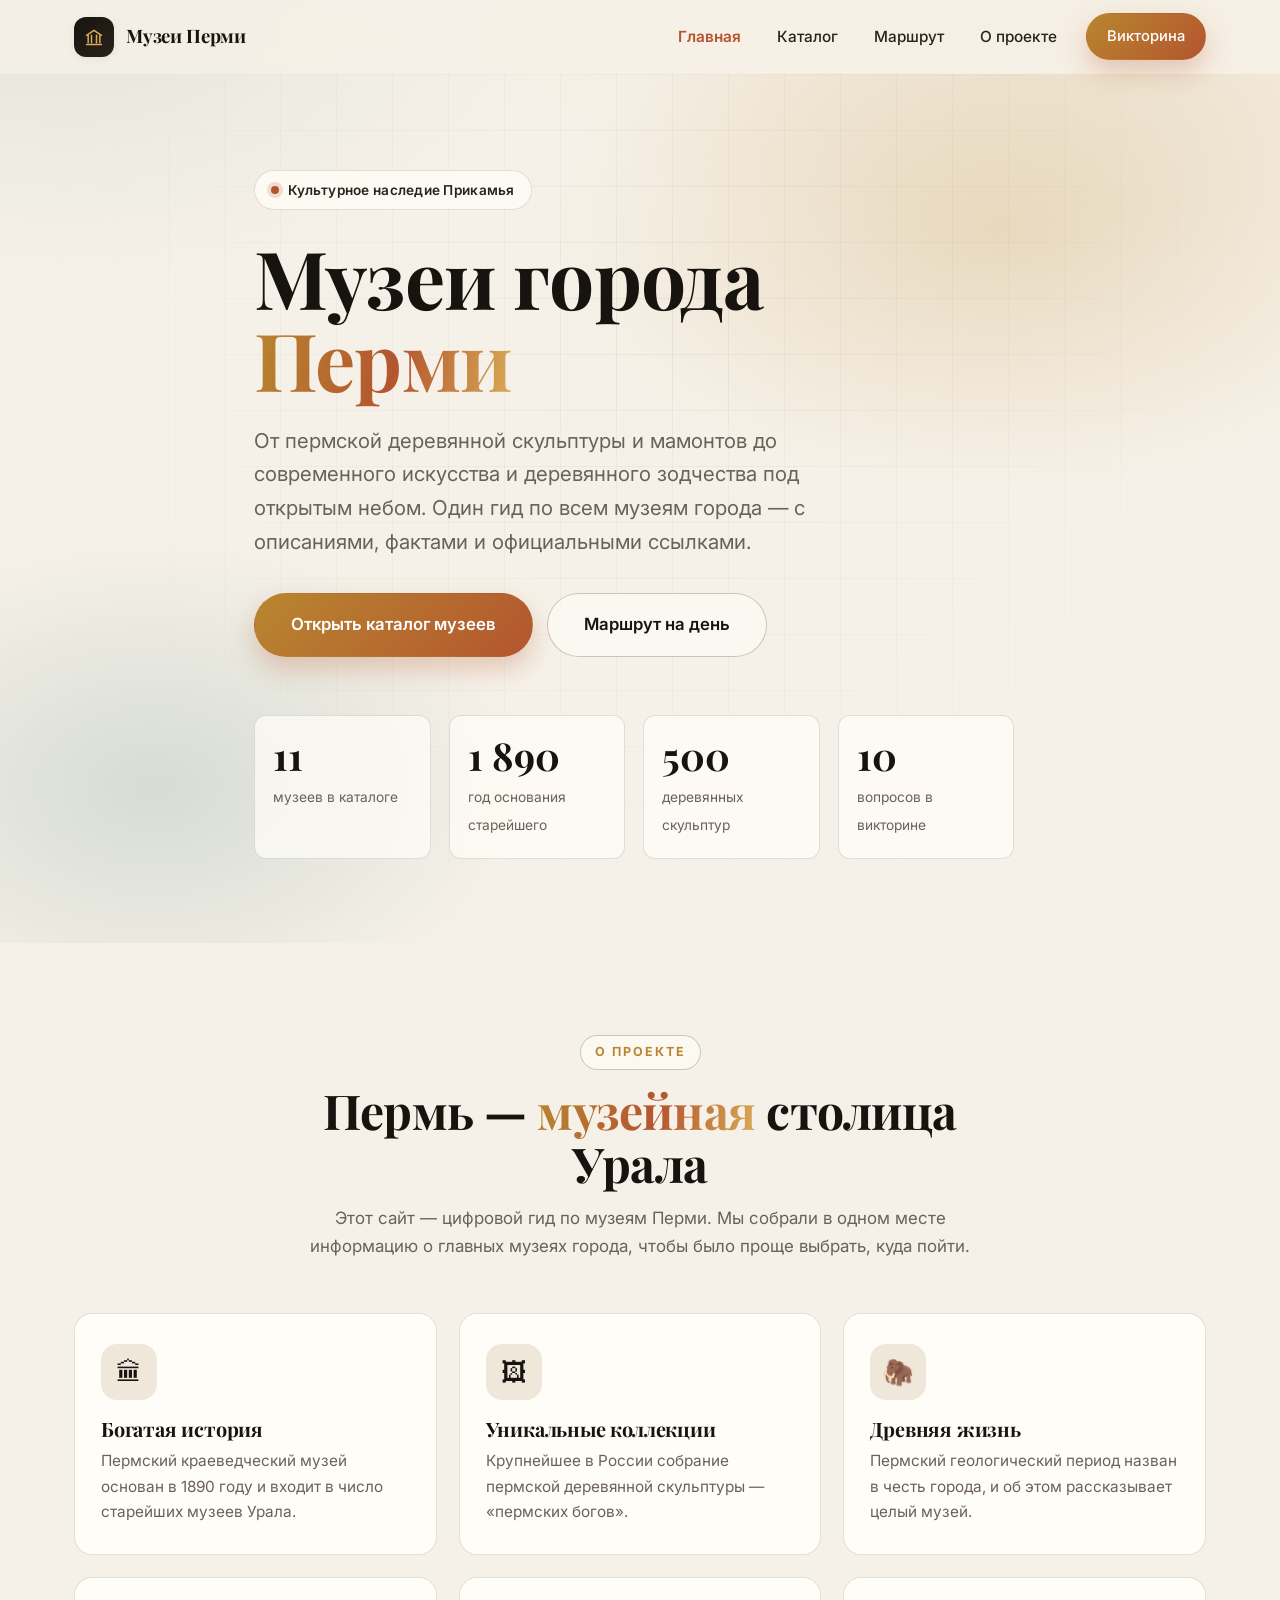
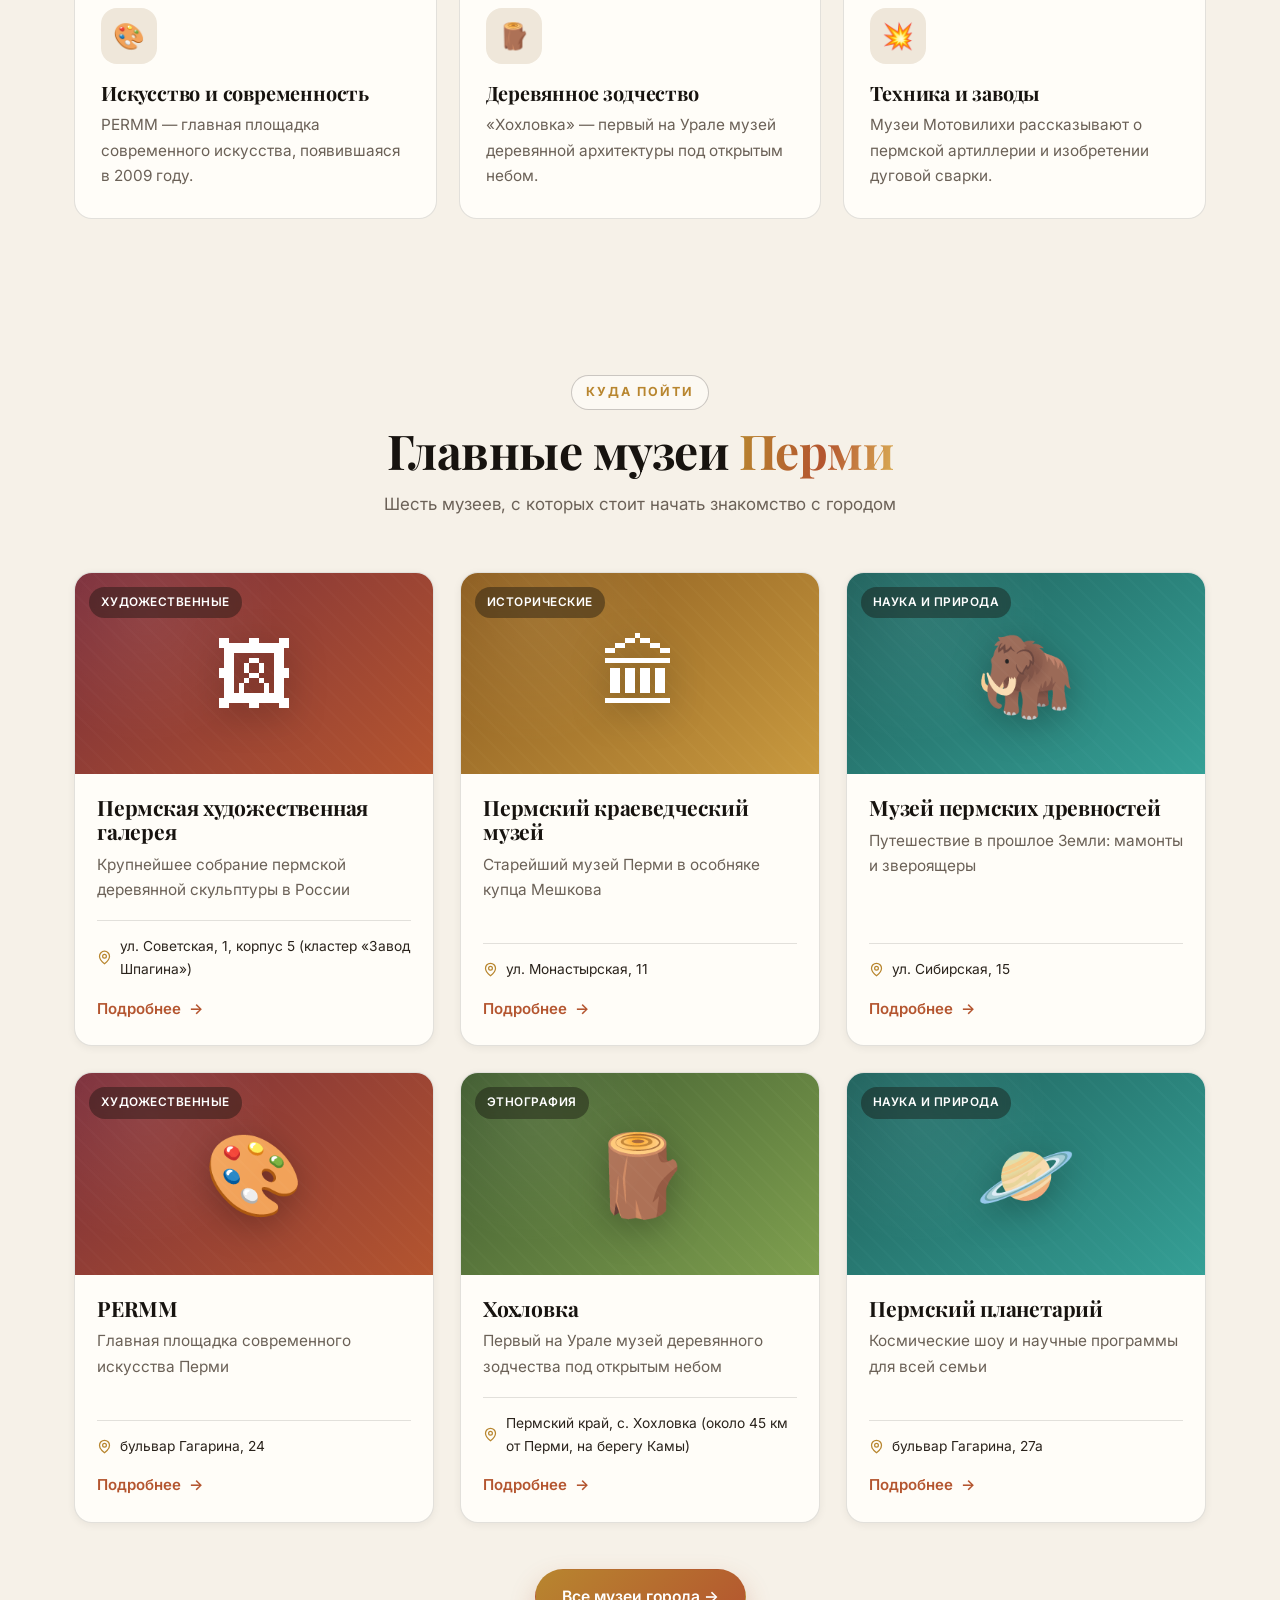
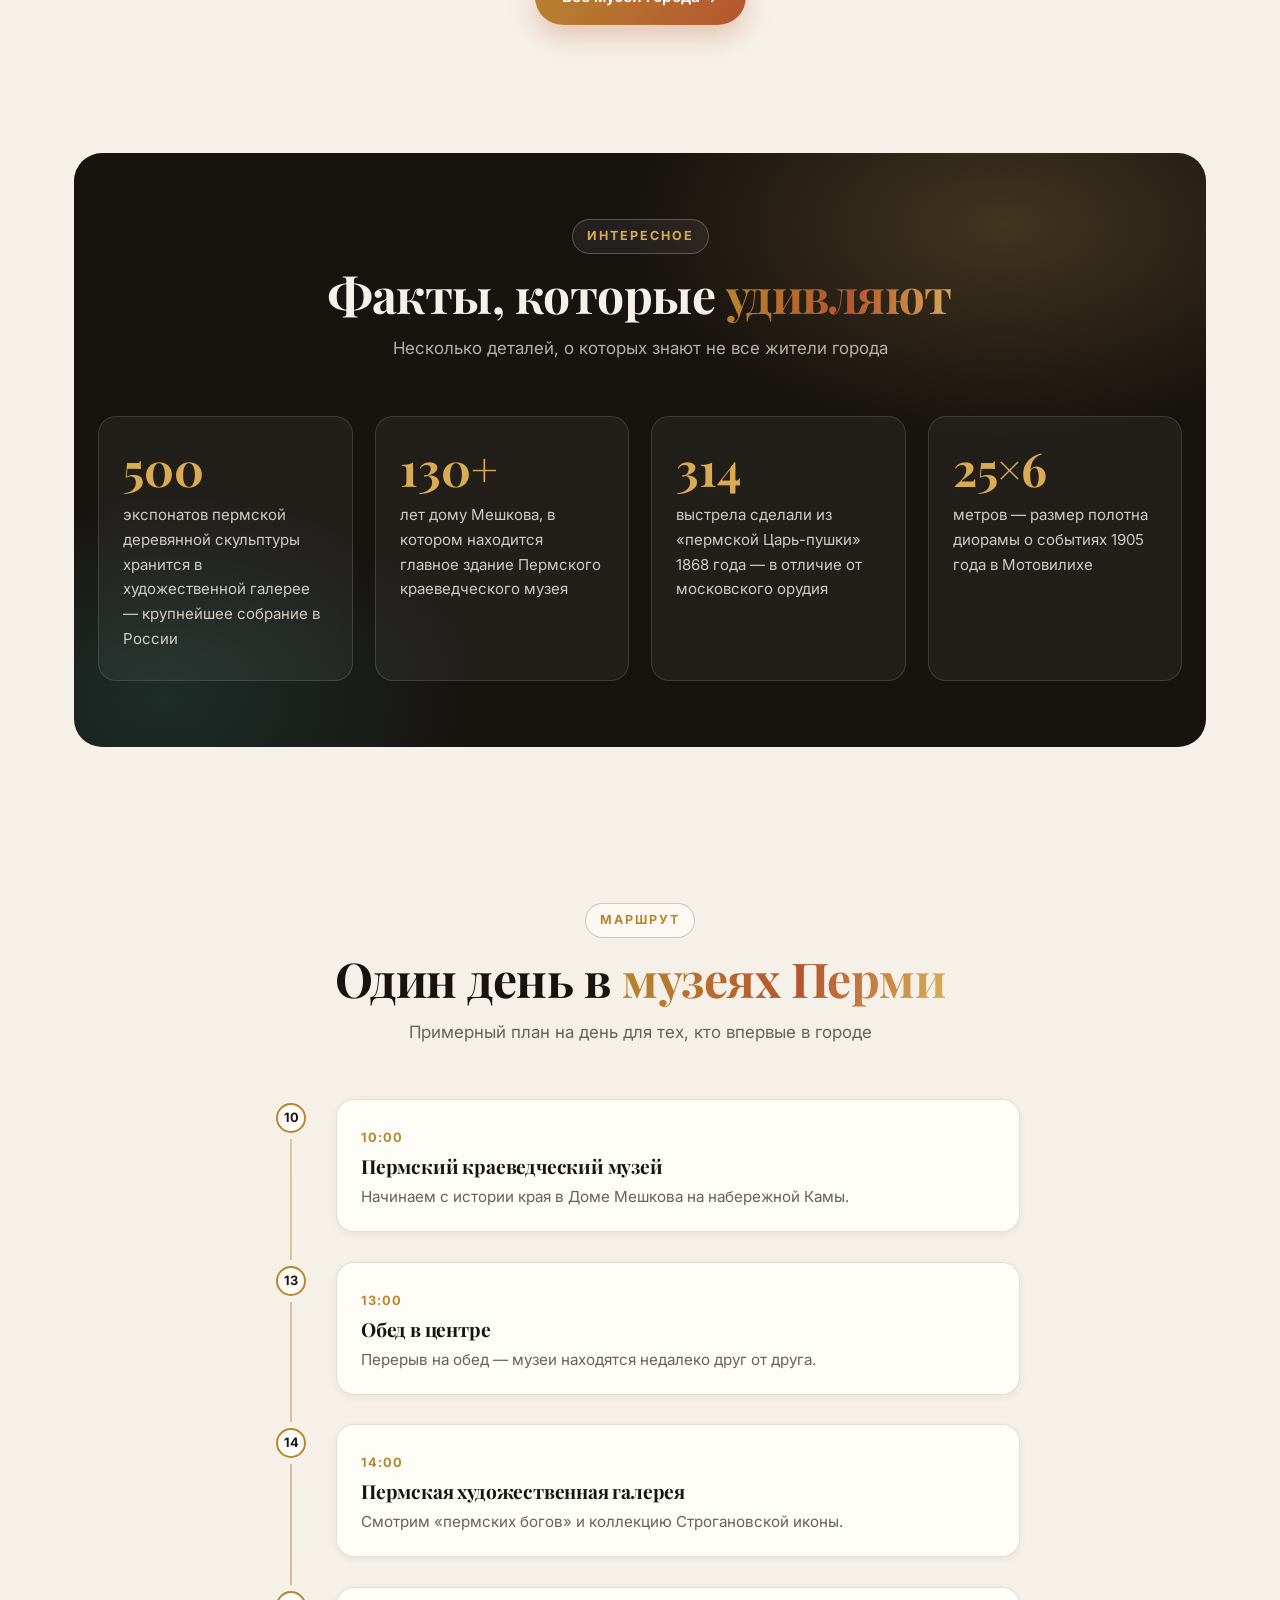
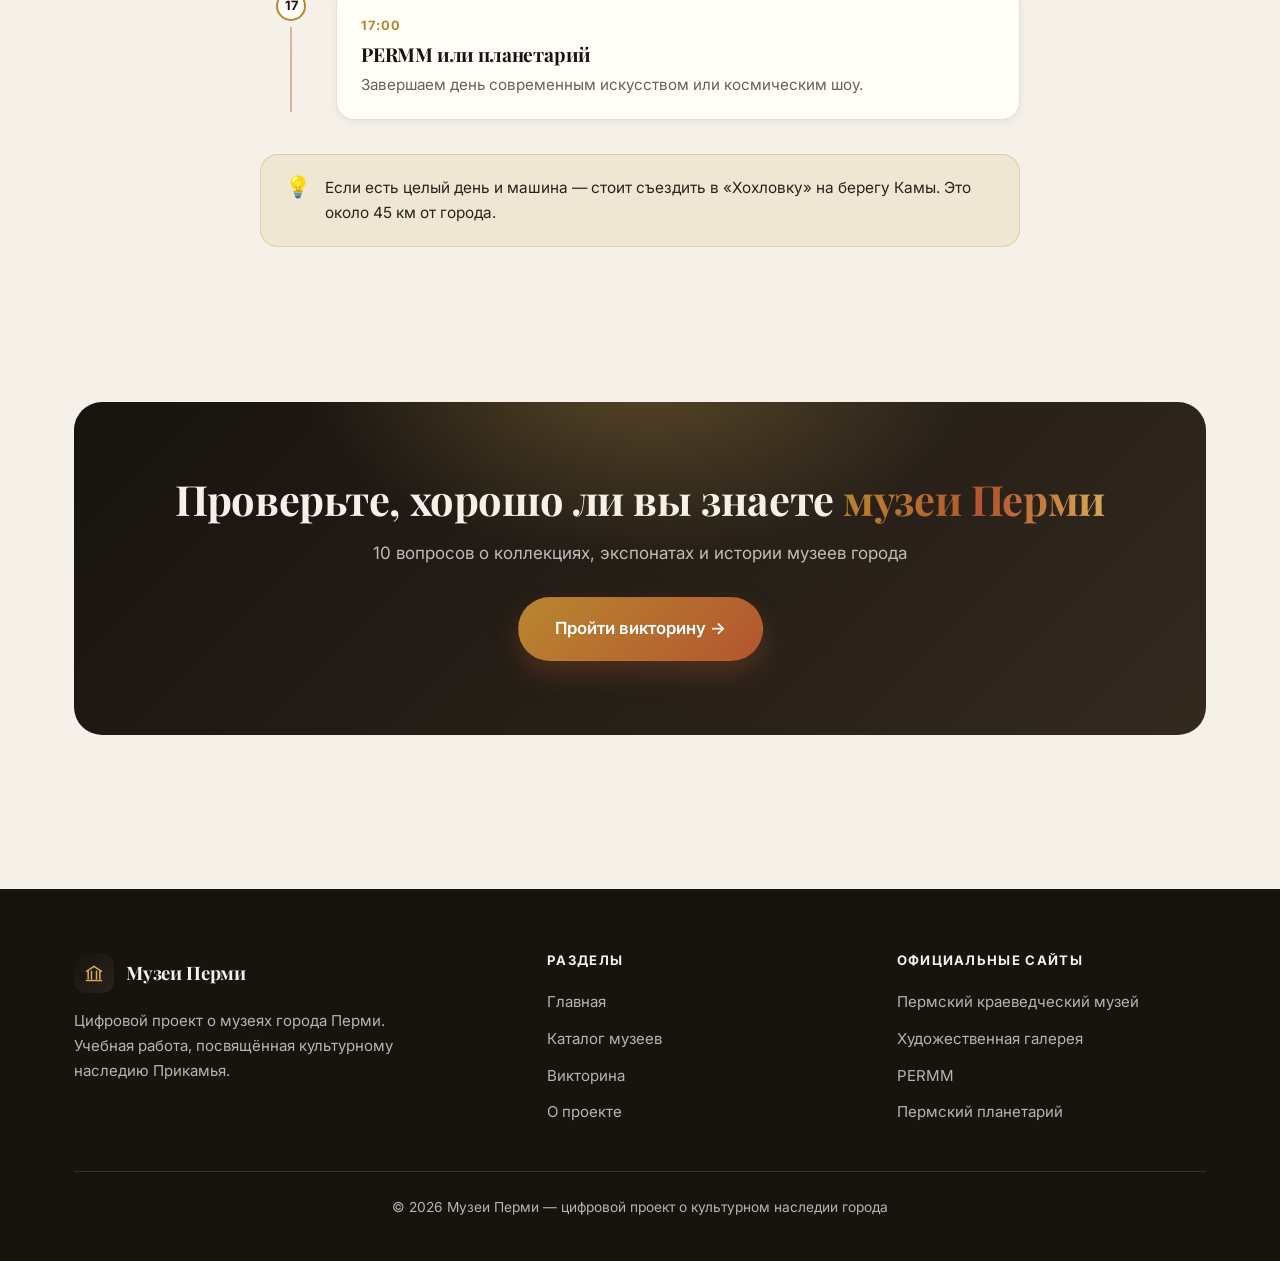
<file: index.html>
<!DOCTYPE html>
<html lang="ru">
<head>
  <meta charset="UTF-8">
  <meta name="viewport" content="width=device-width, initial-scale=1.0">
  <title>Музеи Перми — цифровой гид по музеям города</title>
  <meta name="description" content="Цифровой гид по музеям города Перми: каталог, описания, официальные ссылки и викторина. Культурное наследие Прикамья в одном месте.">
  <link rel="preconnect" href="https://fonts.googleapis.com">
  <link rel="preconnect" href="https://fonts.gstatic.com" crossorigin>
  <link href="https://fonts.googleapis.com/css2?family=Inter:wght@400;500;600;700;800&family=Playfair+Display:wght@600;700;800&display=swap" rel="stylesheet">
  <link rel="stylesheet" href="assets/css/style.css">
</head>
<body>

<div class="scroll-progress" id="scrollProgress"></div>

<header class="navbar" id="navbar">
  <div class="container nav-inner">
    <a href="index.html" class="logo">
      <span class="logo-mark" aria-hidden="true">
        <svg width="20" height="20" viewBox="0 0 24 24" fill="none" stroke="currentColor" stroke-width="1.8" stroke-linecap="round" stroke-linejoin="round">
          <path d="M3 10 12 4l9 6"/>
          <path d="M5 10v9M9 10v9M15 10v9M19 10v9"/>
          <path d="M3 21h18"/>
        </svg>
      </span>
      <span class="logo-text">Музеи Перми</span>
    </a>
    <nav class="nav-links" id="navLinks">
      <a href="index.html" class="active">Главная</a>
      <a href="museums.html">Каталог</a>
      <a href="index.html#route">Маршрут</a>
      <a href="about.html">О проекте</a>
      <a href="quiz.html" class="btn btn-primary btn-nav">Викторина</a>
    </nav>
    <button class="nav-burger" id="navBurger" aria-label="Меню" aria-expanded="false">
      <span></span><span></span><span></span>
    </button>
  </div>
</header>

<!-- HERO -->
<section class="hero">
  <div class="hero-bg"></div>
  <div class="hero-grid"></div>
  <div class="container hero-inner">
    <span class="hero-badge">Культурное наследие Прикамья</span>
    <h1>Музеи города<br><span class="gradient-text">Перми</span></h1>
    <p class="hero-sub">
      От пермской деревянной скульптуры и мамонтов до современного искусства
      и деревянного зодчества под открытым небом. Один гид по всем музеям города —
      с описаниями, фактами и официальными ссылками.
    </p>
    <div class="hero-actions">
      <a href="museums.html" class="btn btn-primary btn-lg">Открыть каталог музеев</a>
      <a href="#route" class="btn btn-outline btn-lg">Маршрут на день</a>
    </div>
    <div class="hero-stats">
      <div class="stat">
        <span class="stat-num" data-count="0" id="statMuseums">0</span>
        <span class="stat-label">музеев в каталоге</span>
      </div>
      <div class="stat">
        <span class="stat-num" data-count="1890">0</span>
        <span class="stat-label">год основания старейшего</span>
      </div>
      <div class="stat">
        <span class="stat-num" data-count="500">0</span>
        <span class="stat-label">деревянных скульптур</span>
      </div>
      <div class="stat">
        <span class="stat-num" data-count="10">0</span>
        <span class="stat-label">вопросов в викторине</span>
      </div>
    </div>
  </div>
</section>

<!-- ABOUT -->
<section class="section" id="about">
  <div class="container">
    <div class="section-head reveal">
      <span class="section-tag">О проекте</span>
      <h2>Пермь — <span class="gradient-text">музейная</span> столица Урала</h2>
      <p>Этот сайт — цифровой гид по музеям Перми. Мы собрали в одном месте информацию о главных музеях города, чтобы было проще выбрать, куда пойти.</p>
    </div>
    <div class="about-grid stagger-grid">
      <article class="about-card">
        <div class="about-icon" aria-hidden="true">🏛</div>
        <h3>Богатая история</h3>
        <p>Пермский краеведческий музей основан в 1890 году и входит в число старейших музеев Урала.</p>
      </article>
      <article class="about-card">
        <div class="about-icon" aria-hidden="true">🖼</div>
        <h3>Уникальные коллекции</h3>
        <p>Крупнейшее в России собрание пермской деревянной скульптуры — «пермских богов».</p>
      </article>
      <article class="about-card">
        <div class="about-icon" aria-hidden="true">🦣</div>
        <h3>Древняя жизнь</h3>
        <p>Пермский геологический период назван в честь города, и об этом рассказывает целый музей.</p>
      </article>
      <article class="about-card">
        <div class="about-icon" aria-hidden="true">🎨</div>
        <h3>Искусство и современность</h3>
        <p>PERMM — главная площадка современного искусства, появившаяся в 2009 году.</p>
      </article>
      <article class="about-card">
        <div class="about-icon" aria-hidden="true">🪵</div>
        <h3>Деревянное зодчество</h3>
        <p>«Хохловка» — первый на Урале музей деревянной архитектуры под открытым небом.</p>
      </article>
      <article class="about-card">
        <div class="about-icon" aria-hidden="true">💥</div>
        <h3>Техника и заводы</h3>
        <p>Музеи Мотовилихи рассказывают о пермской артиллерии и изобретении дуговой сварки.</p>
      </article>
    </div>
  </div>
</section>

<!-- FEATURED -->
<section class="section section-tight" id="featured">
  <div class="container">
    <div class="section-head reveal">
      <span class="section-tag">Куда пойти</span>
      <h2>Главные музеи <span class="gradient-text">Перми</span></h2>
      <p>Шесть музеев, с которых стоит начать знакомство с городом</p>
    </div>
    <div class="grid grid-3 stagger-grid" id="featuredGrid"></div>
    <noscript>
      <p style="text-align:center;color:#6b6157">Включите JavaScript, чтобы увидеть карточки музеев, или откройте <a href="museums.html">каталог</a>.</p>
    </noscript>
    <div class="center-btn reveal">
      <a href="museums.html" class="btn btn-primary">Все музеи города →</a>
    </div>
  </div>
</section>

<!-- FACTS -->
<section class="section section-tight">
  <div class="container">
    <div class="facts">
      <div class="container">
        <div class="section-head reveal">
          <span class="section-tag">Интересное</span>
          <h2>Факты, которые <span class="gradient-text">удивляют</span></h2>
          <p>Несколько деталей, о которых знают не все жители города</p>
        </div>
        <div class="facts-grid stagger-grid">
          <div class="fact-card">
            <span class="fact-num">500</span>
            <p>экспонатов пермской деревянной скульптуры хранится в художественной галерее — крупнейшее собрание в России</p>
          </div>
          <div class="fact-card">
            <span class="fact-num">130+</span>
            <p>лет дому Мешкова, в котором находится главное здание Пермского краеведческого музея</p>
          </div>
          <div class="fact-card">
            <span class="fact-num">314</span>
            <p>выстрела сделали из «пермской Царь-пушки» 1868 года — в отличие от московского орудия</p>
          </div>
          <div class="fact-card">
            <span class="fact-num">25×6</span>
            <p>метров — размер полотна диорамы о событиях 1905 года в Мотовилихе</p>
          </div>
        </div>
      </div>
    </div>
  </div>
</section>

<!-- ROUTE -->
<section class="section" id="route">
  <div class="container">
    <div class="section-head reveal">
      <span class="section-tag">Маршрут</span>
      <h2>Один день в <span class="gradient-text">музеях Перми</span></h2>
      <p>Примерный план на день для тех, кто впервые в городе</p>
    </div>
    <div class="timeline">
      <div class="timeline-item reveal-left">
        <div class="timeline-dot">10</div>
        <div class="timeline-card">
          <span class="timeline-time">10:00</span>
          <h3>Пермский краеведческий музей</h3>
          <p>Начинаем с истории края в Доме Мешкова на набережной Камы.</p>
        </div>
      </div>
      <div class="timeline-item reveal-right">
        <div class="timeline-dot">13</div>
        <div class="timeline-card">
          <span class="timeline-time">13:00</span>
          <h3>Обед в центре</h3>
          <p>Перерыв на обед — музеи находятся недалеко друг от друга.</p>
        </div>
      </div>
      <div class="timeline-item reveal-left">
        <div class="timeline-dot">14</div>
        <div class="timeline-card">
          <span class="timeline-time">14:00</span>
          <h3>Пермская художественная галерея</h3>
          <p>Смотрим «пермских богов» и коллекцию Строгановской иконы.</p>
        </div>
      </div>
      <div class="timeline-item reveal-right">
        <div class="timeline-dot">17</div>
        <div class="timeline-card">
          <span class="timeline-time">17:00</span>
          <h3>PERMM или планетарий</h3>
          <p>Завершаем день современным искусством или космическим шоу.</p>
        </div>
      </div>
    </div>
    <div class="route-note reveal">
      <span aria-hidden="true">💡</span>
      <p>Если есть целый день и машина — стоит съездить в «Хохловку» на берегу Камы. Это около 45 км от города.</p>
    </div>
  </div>
</section>

<!-- QUIZ CTA -->
<section class="section section-tight">
  <div class="container">
    <div class="cta reveal-scale">
      <div class="container">
        <h2>Проверьте, хорошо ли вы знаете <span class="gradient-text">музеи Перми</span></h2>
        <p>10 вопросов о коллекциях, экспонатах и истории музеев города</p>
        <a href="quiz.html" class="btn btn-primary btn-lg">Пройти викторину →</a>
      </div>
    </div>
  </div>
</section>

<footer class="footer">
  <div class="container">
    <div class="footer-grid">
      <div class="footer-brand">
        <a href="index.html" class="logo">
          <span class="logo-mark" aria-hidden="true">
            <svg width="20" height="20" viewBox="0 0 24 24" fill="none" stroke="currentColor" stroke-width="1.8" stroke-linecap="round" stroke-linejoin="round">
              <path d="M3 10 12 4l9 6"/>
              <path d="M5 10v9M9 10v9M15 10v9M19 10v9"/>
              <path d="M3 21h18"/>
            </svg>
          </span>
          <span class="logo-text">Музеи Перми</span>
        </a>
        <p>Цифровой проект о музеях города Перми. Учебная работа, посвящённая культурному наследию Прикамья.</p>
      </div>
      <div class="footer-col">
        <h4>Разделы</h4>
        <a href="index.html">Главная</a>
        <a href="museums.html">Каталог музеев</a>
        <a href="quiz.html">Викторина</a>
        <a href="about.html">О проекте</a>
      </div>
      <div class="footer-col">
        <h4>Официальные сайты</h4>
        <a href="https://museumperm.ru" target="_blank" rel="noopener noreferrer">Пермский краеведческий музей</a>
        <a href="https://permartmuseum.ru" target="_blank" rel="noopener noreferrer">Художественная галерея</a>
        <a href="https://permm.ru" target="_blank" rel="noopener noreferrer">PERMM</a>
        <a href="https://planetarium.perm.ru" target="_blank" rel="noopener noreferrer">Пермский планетарий</a>
      </div>
    </div>
    <div class="footer-bottom">
      <p>© 2026 Музеи Перми — цифровой проект о культурном наследии города</p>
    </div>
  </div>
</footer>

<script src="assets/js/data.js"></script>
<script src="assets/js/main.js"></script>
</body>
</html>
</file>
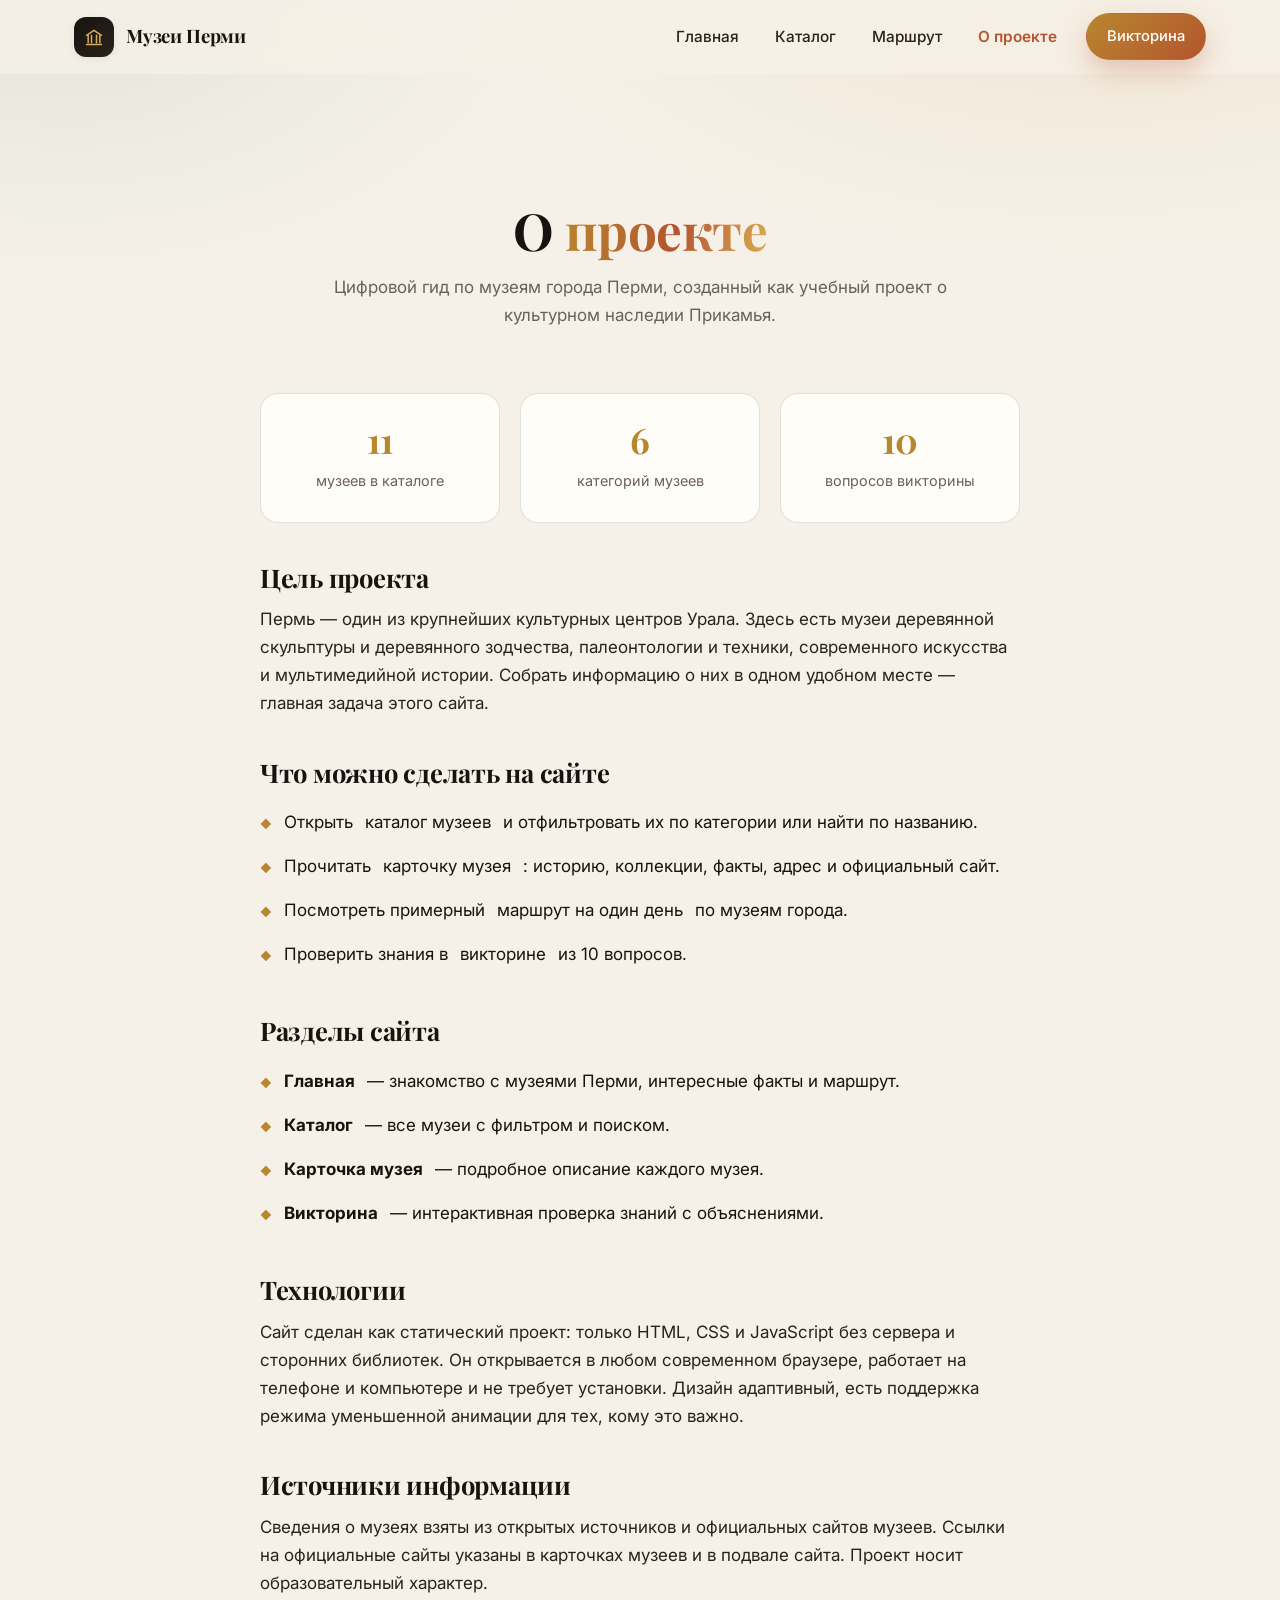
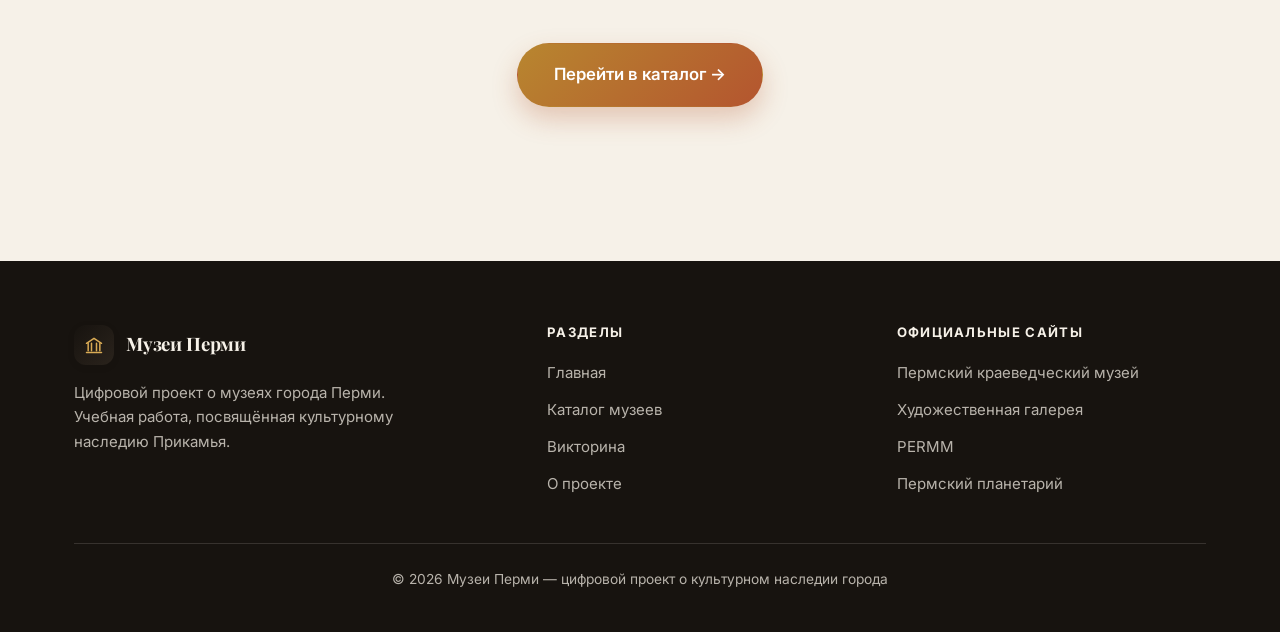
<file: about.html>
<!DOCTYPE html>
<html lang="ru">
<head>
  <meta charset="UTF-8">
  <meta name="viewport" content="width=device-width, initial-scale=1.0">
  <title>О проекте — Музеи Перми</title>
  <meta name="description" content="О цифровом проекте «Музеи Перми»: цель, разделы сайта, использованные технологии и источники информации.">
  <link rel="preconnect" href="https://fonts.googleapis.com">
  <link rel="preconnect" href="https://fonts.gstatic.com" crossorigin>
  <link href="https://fonts.googleapis.com/css2?family=Inter:wght@400;500;600;700;800&family=Playfair+Display:wght@600;700;800&display=swap" rel="stylesheet">
  <link rel="stylesheet" href="assets/css/style.css">
</head>
<body>

<div class="scroll-progress" id="scrollProgress"></div>

<header class="navbar" id="navbar">
  <div class="container nav-inner">
    <a href="index.html" class="logo">
      <span class="logo-mark" aria-hidden="true">
        <svg width="20" height="20" viewBox="0 0 24 24" fill="none" stroke="currentColor" stroke-width="1.8" stroke-linecap="round" stroke-linejoin="round">
          <path d="M3 10 12 4l9 6"/>
          <path d="M5 10v9M9 10v9M15 10v9M19 10v9"/>
          <path d="M3 21h18"/>
        </svg>
      </span>
      <span class="logo-text">Музеи Перми</span>
    </a>
    <nav class="nav-links" id="navLinks">
      <a href="index.html">Главная</a>
      <a href="museums.html">Каталог</a>
      <a href="index.html#route">Маршрут</a>
      <a href="about.html" class="active">О проекте</a>
      <a href="quiz.html" class="btn btn-primary btn-nav">Викторина</a>
    </nav>
    <button class="nav-burger" id="navBurger" aria-label="Меню" aria-expanded="false">
      <span></span><span></span><span></span>
    </button>
  </div>
</header>

<main class="section-tight">
  <div class="container">
    <div class="page-head">
      <h1>О <span class="gradient-text">проекте</span></h1>
      <p>Цифровой гид по музеям города Перми, созданный как учебный проект о культурном наследии Прикамья.</p>
    </div>

    <div class="prose">
      <div class="stat-row">
        <div class="stat-block">
          <span class="n" id="aboutMuseumsCount">0</span>
          <span class="l">музеев в каталоге</span>
        </div>
        <div class="stat-block">
          <span class="n">6</span>
          <span class="l">категорий музеев</span>
        </div>
        <div class="stat-block">
          <span class="n">10</span>
          <span class="l">вопросов викторины</span>
        </div>
      </div>

      <h2>Цель проекта</h2>
      <p>
        Пермь — один из крупнейших культурных центров Урала. Здесь есть музеи деревянной
        скульптуры и деревянного зодчества, палеонтологии и техники, современного искусства
        и мультимедийной истории. Собрать информацию о них в одном удобном месте —
        главная задача этого сайта.
      </p>

      <h2>Что можно сделать на сайте</h2>
      <ul class="bullets">
        <li>Открыть <a href="museums.html">каталог музеев</a> и отфильтровать их по категории или найти по названию.</li>
        <li>Прочитать <a href="museums.html">карточку музея</a>: историю, коллекции, факты, адрес и официальный сайт.</li>
        <li>Посмотреть примерный <a href="index.html#route">маршрут на один день</a> по музеям города.</li>
        <li>Проверить знания в <a href="quiz.html">викторине</a> из 10 вопросов.</li>
      </ul>

      <h2>Разделы сайта</h2>
      <ul class="bullets">
        <li><strong>Главная</strong> — знакомство с музеями Перми, интересные факты и маршрут.</li>
        <li><strong>Каталог</strong> — все музеи с фильтром и поиском.</li>
        <li><strong>Карточка музея</strong> — подробное описание каждого музея.</li>
        <li><strong>Викторина</strong> — интерактивная проверка знаний с объяснениями.</li>
      </ul>

      <h2>Технологии</h2>
      <p>
        Сайт сделан как статический проект: только HTML, CSS и JavaScript без сервера
        и сторонних библиотек. Он открывается в любом современном браузере, работает
        на телефоне и компьютере и не требует установки. Дизайн адаптивный, есть поддержка
        режима уменьшенной анимации для тех, кому это важно.
      </p>

      <h2>Источники информации</h2>
      <p>
        Сведения о музеях взяты из открытых источников и официальных сайтов музеев.
        Ссылки на официальные сайты указаны в карточках музеев и в подвале сайта.
        Проект носит образовательный характер.
      </p>

      <div class="center-btn">
        <a href="museums.html" class="btn btn-primary btn-lg">Перейти в каталог →</a>
      </div>
    </div>
  </div>
</main>

<footer class="footer">
  <div class="container">
    <div class="footer-grid">
      <div class="footer-brand">
        <a href="index.html" class="logo">
          <span class="logo-mark" aria-hidden="true">
            <svg width="20" height="20" viewBox="0 0 24 24" fill="none" stroke="currentColor" stroke-width="1.8" stroke-linecap="round" stroke-linejoin="round">
              <path d="M3 10 12 4l9 6"/>
              <path d="M5 10v9M9 10v9M15 10v9M19 10v9"/>
              <path d="M3 21h18"/>
            </svg>
          </span>
          <span class="logo-text">Музеи Перми</span>
        </a>
        <p>Цифровой проект о музеях города Перми. Учебная работа, посвящённая культурному наследию Прикамья.</p>
      </div>
      <div class="footer-col">
        <h4>Разделы</h4>
        <a href="index.html">Главная</a>
        <a href="museums.html">Каталог музеев</a>
        <a href="quiz.html">Викторина</a>
        <a href="about.html">О проекте</a>
      </div>
      <div class="footer-col">
        <h4>Официальные сайты</h4>
        <a href="https://museumperm.ru" target="_blank" rel="noopener noreferrer">Пермский краеведческий музей</a>
        <a href="https://permartmuseum.ru" target="_blank" rel="noopener noreferrer">Художественная галерея</a>
        <a href="https://permm.ru" target="_blank" rel="noopener noreferrer">PERMM</a>
        <a href="https://planetarium.perm.ru" target="_blank" rel="noopener noreferrer">Пермский планетарий</a>
      </div>
    </div>
    <div class="footer-bottom">
      <p>© 2026 Музеи Перми — цифровой проект о культурном наследии города</p>
    </div>
  </div>
</footer>

<script src="assets/js/data.js"></script>
<script src="assets/js/main.js"></script>
</body>
</html>
</file>
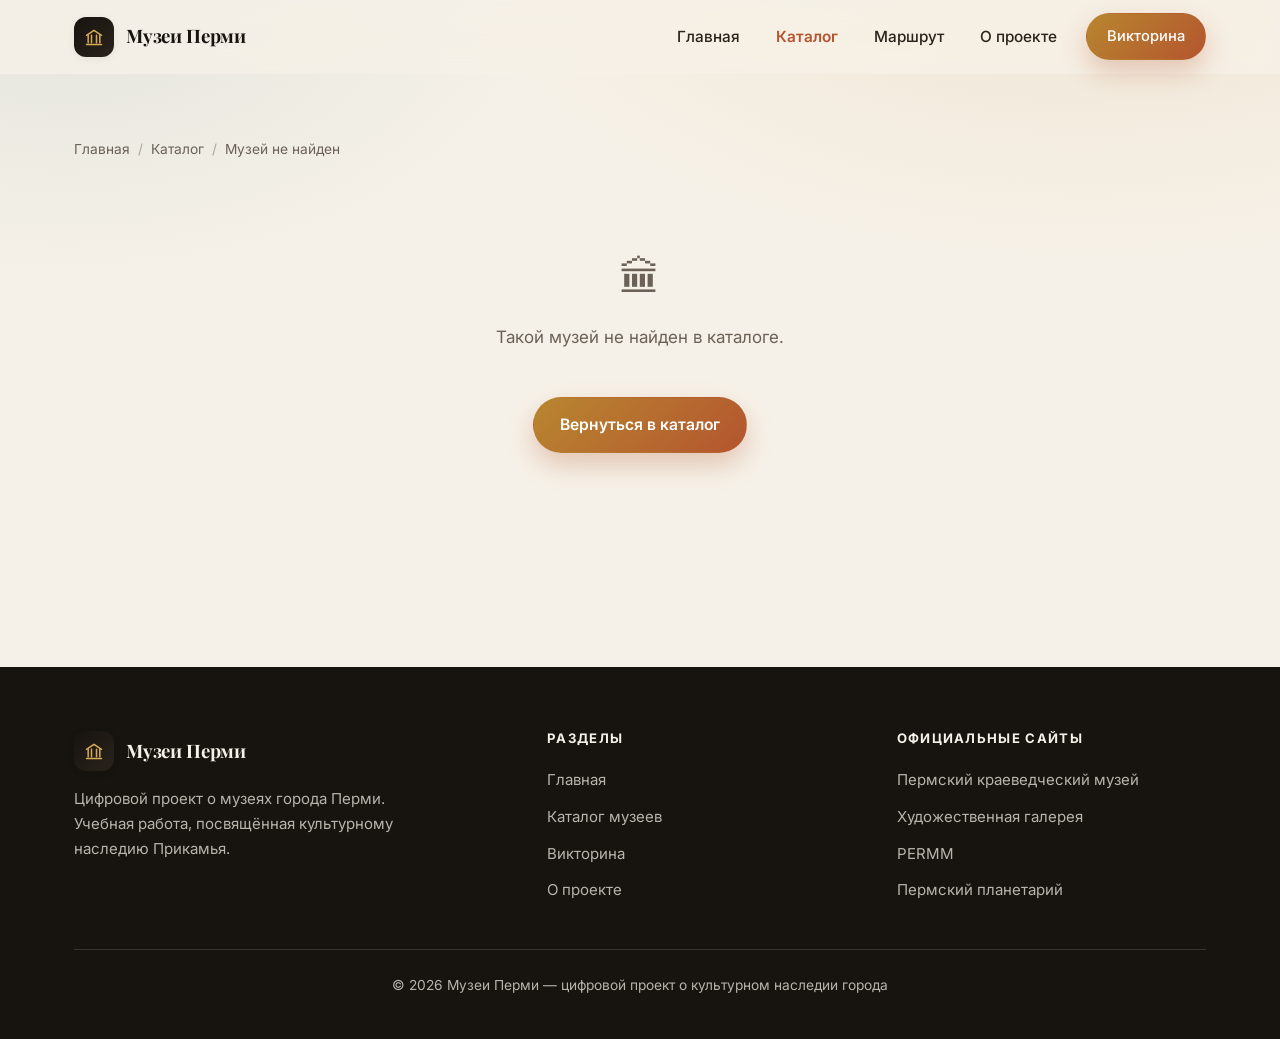
<file: museum.html>
<!DOCTYPE html>
<html lang="ru">
<head>
  <meta charset="UTF-8">
  <meta name="viewport" content="width=device-width, initial-scale=1.0">
  <title>Музей — Музеи Перми</title>
  <meta name="description" content="Подробная информация о музее Перми: история, коллекции, адрес и официальный сайт.">
  <link rel="preconnect" href="https://fonts.googleapis.com">
  <link rel="preconnect" href="https://fonts.gstatic.com" crossorigin>
  <link href="https://fonts.googleapis.com/css2?family=Inter:wght@400;500;600;700;800&family=Playfair+Display:wght@600;700;800&display=swap" rel="stylesheet">
  <link rel="stylesheet" href="assets/css/style.css">
</head>
<body>

<div class="scroll-progress" id="scrollProgress"></div>

<header class="navbar" id="navbar">
  <div class="container nav-inner">
    <a href="index.html" class="logo">
      <span class="logo-mark" aria-hidden="true">
        <svg width="20" height="20" viewBox="0 0 24 24" fill="none" stroke="currentColor" stroke-width="1.8" stroke-linecap="round" stroke-linejoin="round">
          <path d="M3 10 12 4l9 6"/>
          <path d="M5 10v9M9 10v9M15 10v9M19 10v9"/>
          <path d="M3 21h18"/>
        </svg>
      </span>
      <span class="logo-text">Музеи Перми</span>
    </a>
    <nav class="nav-links" id="navLinks">
      <a href="index.html">Главная</a>
      <a href="museums.html" class="active">Каталог</a>
      <a href="index.html#route">Маршрут</a>
      <a href="about.html">О проекте</a>
      <a href="quiz.html" class="btn btn-primary btn-nav">Викторина</a>
    </nav>
    <button class="nav-burger" id="navBurger" aria-label="Меню" aria-expanded="false">
      <span></span><span></span><span></span>
    </button>
  </div>
</header>

<main class="section-tight">
  <div class="container">
    <nav class="breadcrumbs" id="breadcrumbs" aria-label="Хлебные крошки">
      <a href="index.html">Главная</a>
      <span class="sep">/</span>
      <a href="museums.html">Каталог</a>
      <span class="sep">/</span>
      <span id="crumbCurrent">Музей</span>
    </nav>
    <div id="museumRoot"></div>
  </div>
</main>

<footer class="footer">
  <div class="container">
    <div class="footer-grid">
      <div class="footer-brand">
        <a href="index.html" class="logo">
          <span class="logo-mark" aria-hidden="true">
            <svg width="20" height="20" viewBox="0 0 24 24" fill="none" stroke="currentColor" stroke-width="1.8" stroke-linecap="round" stroke-linejoin="round">
              <path d="M3 10 12 4l9 6"/>
              <path d="M5 10v9M9 10v9M15 10v9M19 10v9"/>
              <path d="M3 21h18"/>
            </svg>
          </span>
          <span class="logo-text">Музеи Перми</span>
        </a>
        <p>Цифровой проект о музеях города Перми. Учебная работа, посвящённая культурному наследию Прикамья.</p>
      </div>
      <div class="footer-col">
        <h4>Разделы</h4>
        <a href="index.html">Главная</a>
        <a href="museums.html">Каталог музеев</a>
        <a href="quiz.html">Викторина</a>
        <a href="about.html">О проекте</a>
      </div>
      <div class="footer-col">
        <h4>Официальные сайты</h4>
        <a href="https://museumperm.ru" target="_blank" rel="noopener noreferrer">Пермский краеведческий музей</a>
        <a href="https://permartmuseum.ru" target="_blank" rel="noopener noreferrer">Художественная галерея</a>
        <a href="https://permm.ru" target="_blank" rel="noopener noreferrer">PERMM</a>
        <a href="https://planetarium.perm.ru" target="_blank" rel="noopener noreferrer">Пермский планетарий</a>
      </div>
    </div>
    <div class="footer-bottom">
      <p>© 2026 Музеи Перми — цифровой проект о культурном наследии города</p>
    </div>
  </div>
</footer>

<script src="assets/js/data.js"></script>
<script src="assets/js/main.js"></script>
</body>
</html>
</file>
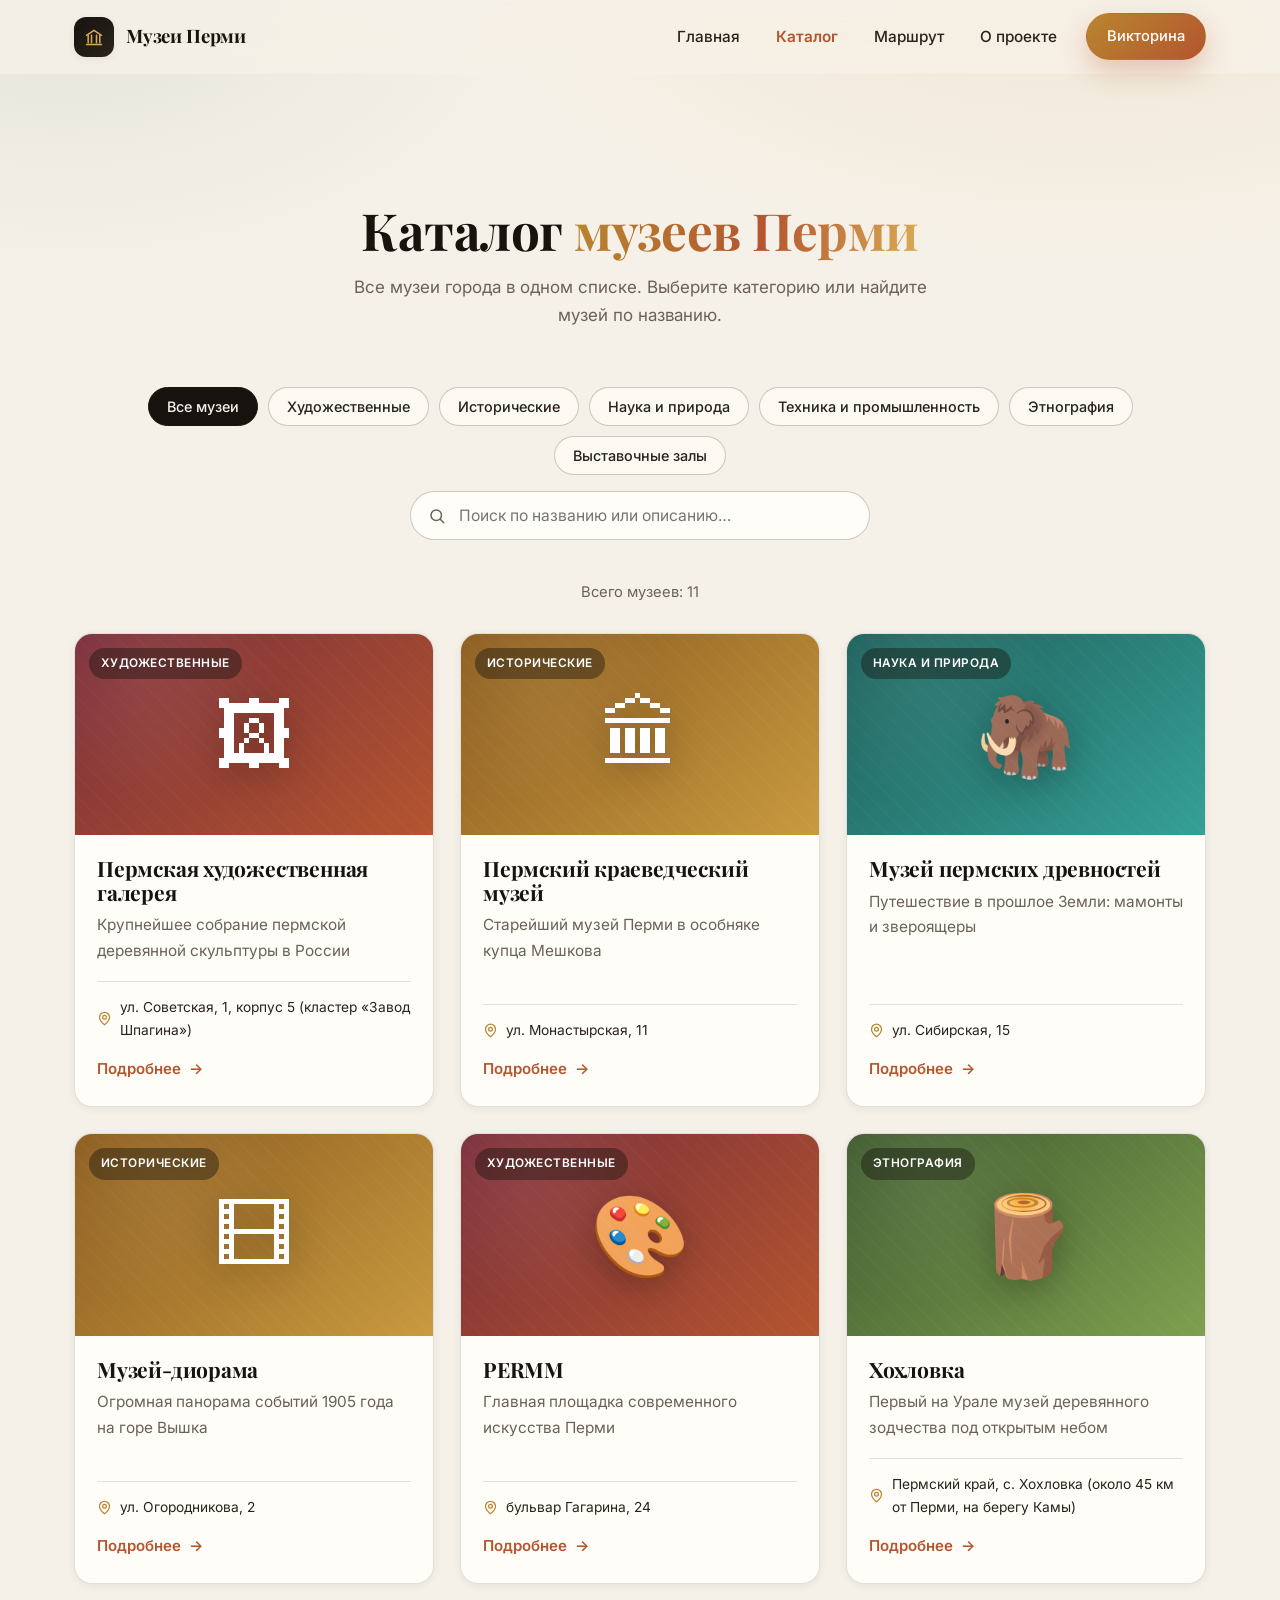
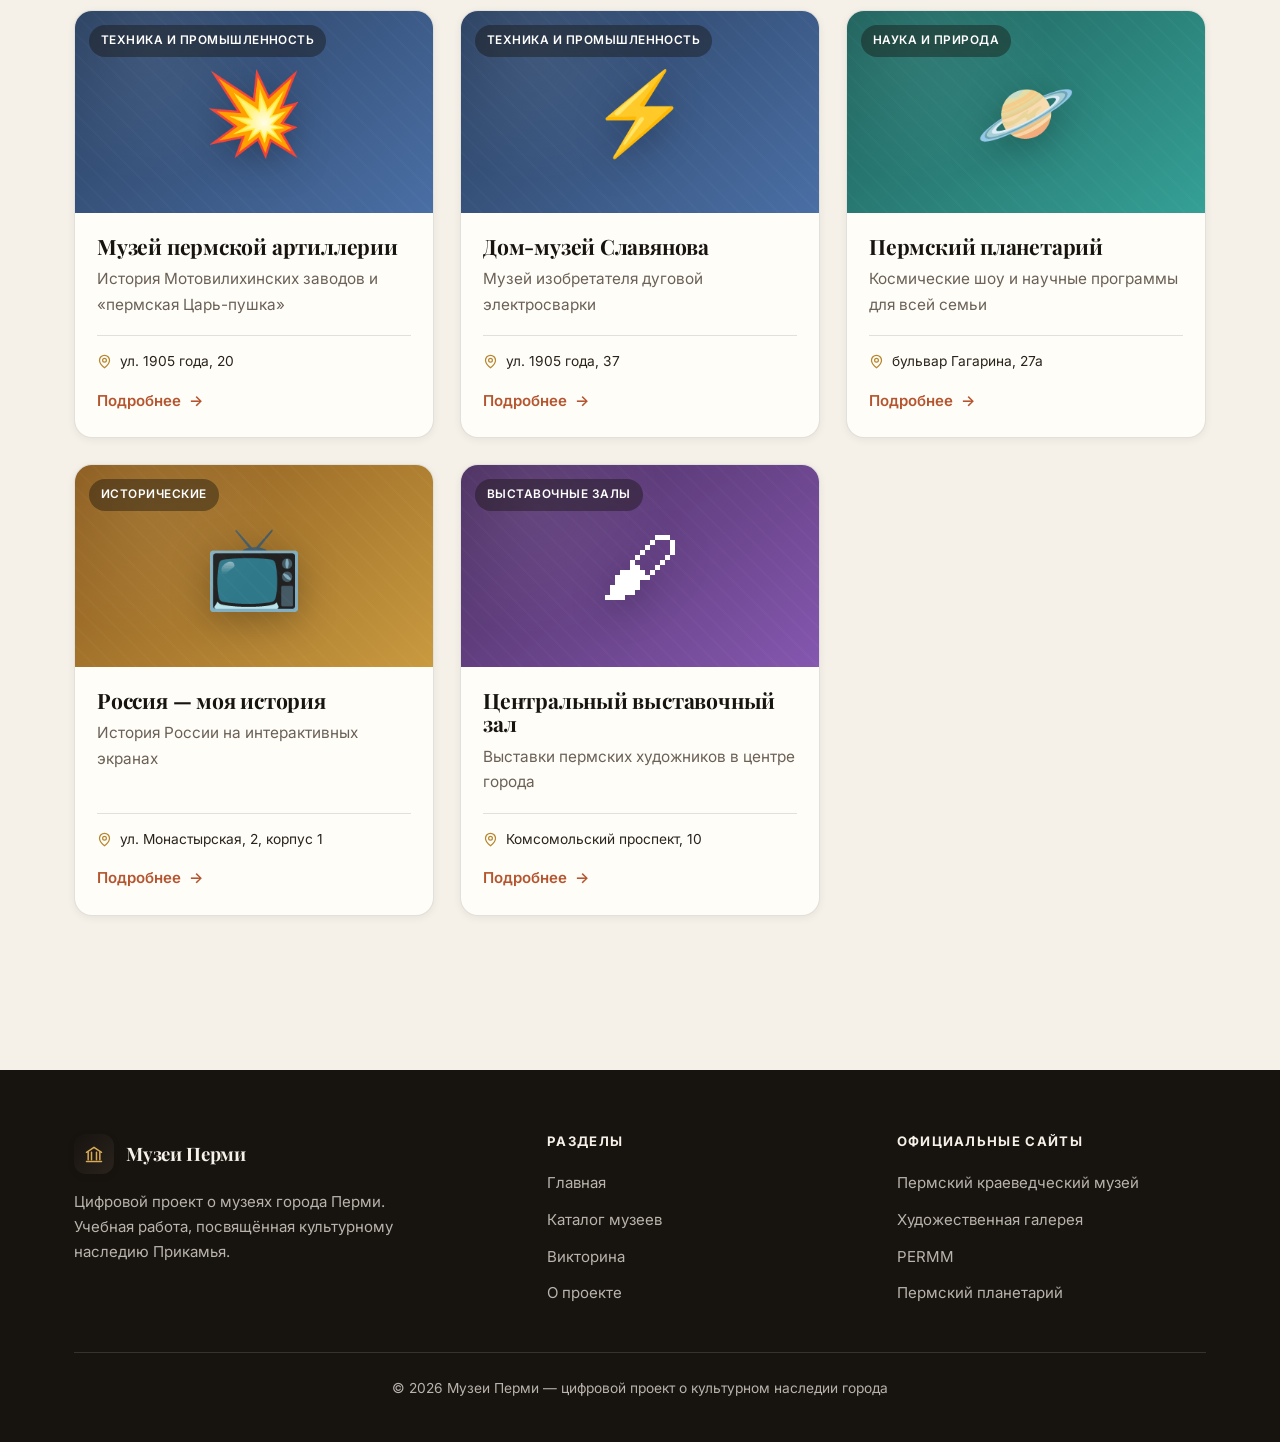
<file: museums.html>
<!DOCTYPE html>
<html lang="ru">
<head>
  <meta charset="UTF-8">
  <meta name="viewport" content="width=device-width, initial-scale=1.0">
  <title>Каталог музеев Перми — Музеи Перми</title>
  <meta name="description" content="Полный каталог музеев города Перми с фильтром по категориям и поиском: художественные, исторические, научные, технические музеи и выставочные залы.">
  <link rel="preconnect" href="https://fonts.googleapis.com">
  <link rel="preconnect" href="https://fonts.gstatic.com" crossorigin>
  <link href="https://fonts.googleapis.com/css2?family=Inter:wght@400;500;600;700;800&family=Playfair+Display:wght@600;700;800&display=swap" rel="stylesheet">
  <link rel="stylesheet" href="assets/css/style.css">
</head>
<body>

<div class="scroll-progress" id="scrollProgress"></div>

<header class="navbar" id="navbar">
  <div class="container nav-inner">
    <a href="index.html" class="logo">
      <span class="logo-mark" aria-hidden="true">
        <svg width="20" height="20" viewBox="0 0 24 24" fill="none" stroke="currentColor" stroke-width="1.8" stroke-linecap="round" stroke-linejoin="round">
          <path d="M3 10 12 4l9 6"/>
          <path d="M5 10v9M9 10v9M15 10v9M19 10v9"/>
          <path d="M3 21h18"/>
        </svg>
      </span>
      <span class="logo-text">Музеи Перми</span>
    </a>
    <nav class="nav-links" id="navLinks">
      <a href="index.html">Главная</a>
      <a href="museums.html" class="active">Каталог</a>
      <a href="index.html#route">Маршрут</a>
      <a href="about.html">О проекте</a>
      <a href="quiz.html" class="btn btn-primary btn-nav">Викторина</a>
    </nav>
    <button class="nav-burger" id="navBurger" aria-label="Меню" aria-expanded="false">
      <span></span><span></span><span></span>
    </button>
  </div>
</header>

<main class="section-tight">
  <div class="container">
    <div class="page-head">
      <h1>Каталог <span class="gradient-text">музеев Перми</span></h1>
      <p>Все музеи города в одном списке. Выберите категорию или найдите музей по названию.</p>
    </div>

    <div class="filters" id="filterBar" role="group" aria-label="Фильтр по категориям"></div>

    <div class="search-wrap">
      <svg width="18" height="18" viewBox="0 0 24 24" fill="none" stroke="currentColor" stroke-width="2" stroke-linecap="round" stroke-linejoin="round" aria-hidden="true">
        <circle cx="11" cy="11" r="7"/>
        <path d="m21 21-4.3-4.3"/>
      </svg>
      <input type="search" class="search-input" id="searchInput" placeholder="Поиск по названию или описанию…" aria-label="Поиск музея">
    </div>

    <p class="catalog-count" id="catalogCount"></p>

    <div class="grid grid-3 stagger-grid" id="catalogGrid"></div>

    <div class="empty-state" id="emptyState" hidden>
      <div class="empty-icon" aria-hidden="true">🔍</div>
      <p>Ничего не найдено. Попробуйте изменить запрос или выбрать другую категорию.</p>
    </div>
  </div>
</main>

<footer class="footer">
  <div class="container">
    <div class="footer-grid">
      <div class="footer-brand">
        <a href="index.html" class="logo">
          <span class="logo-mark" aria-hidden="true">
            <svg width="20" height="20" viewBox="0 0 24 24" fill="none" stroke="currentColor" stroke-width="1.8" stroke-linecap="round" stroke-linejoin="round">
              <path d="M3 10 12 4l9 6"/>
              <path d="M5 10v9M9 10v9M15 10v9M19 10v9"/>
              <path d="M3 21h18"/>
            </svg>
          </span>
          <span class="logo-text">Музеи Перми</span>
        </a>
        <p>Цифровой проект о музеях города Перми. Учебная работа, посвящённая культурному наследию Прикамья.</p>
      </div>
      <div class="footer-col">
        <h4>Разделы</h4>
        <a href="index.html">Главная</a>
        <a href="museums.html">Каталог музеев</a>
        <a href="quiz.html">Викторина</a>
        <a href="about.html">О проекте</a>
      </div>
      <div class="footer-col">
        <h4>Официальные сайты</h4>
        <a href="https://museumperm.ru" target="_blank" rel="noopener noreferrer">Пермский краеведческий музей</a>
        <a href="https://permartmuseum.ru" target="_blank" rel="noopener noreferrer">Художественная галерея</a>
        <a href="https://permm.ru" target="_blank" rel="noopener noreferrer">PERMM</a>
        <a href="https://planetarium.perm.ru" target="_blank" rel="noopener noreferrer">Пермский планетарий</a>
      </div>
    </div>
    <div class="footer-bottom">
      <p>© 2026 Музеи Перми — цифровой проект о культурном наследии города</p>
    </div>
  </div>
</footer>

<script src="assets/js/data.js"></script>
<script src="assets/js/main.js"></script>
</body>
</html>
</file>
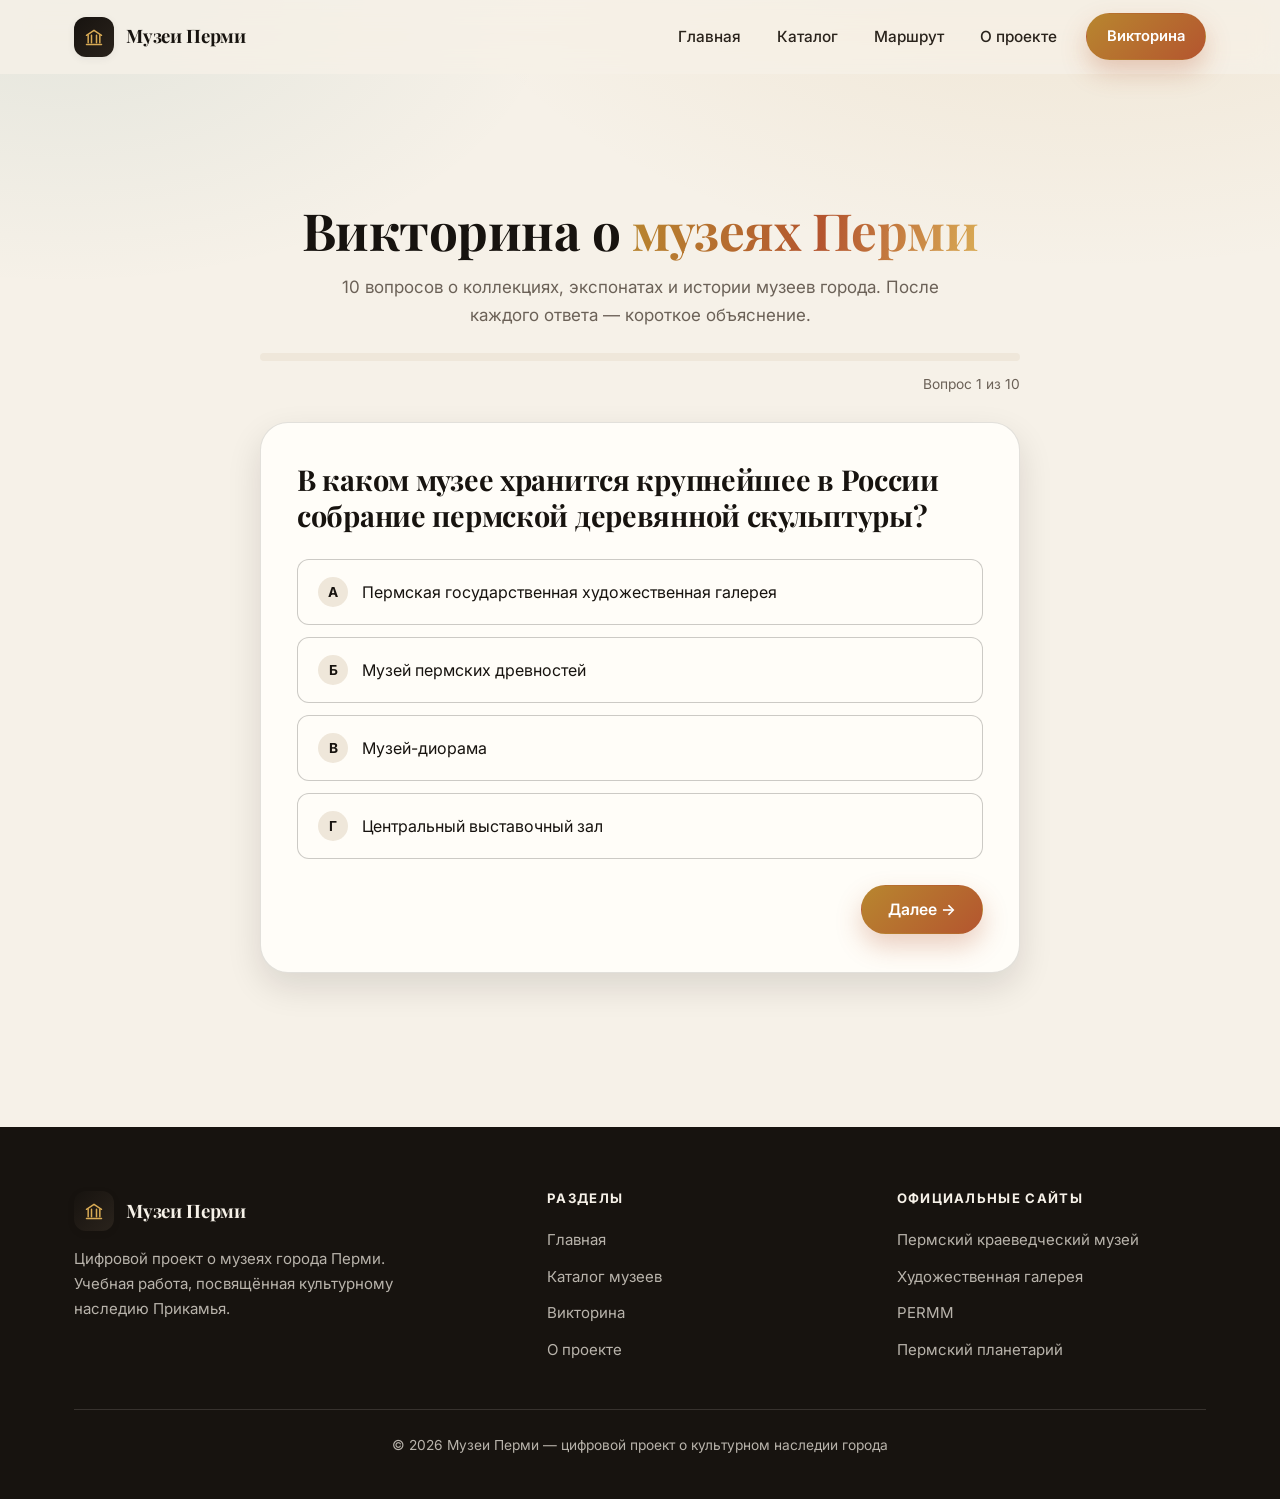
<file: quiz.html>
<!DOCTYPE html>
<html lang="ru">
<head>
  <meta charset="UTF-8">
  <meta name="viewport" content="width=device-width, initial-scale=1.0">
  <title>Викторина о музеях Перми — Музеи Перми</title>
  <meta name="description" content="Проверьте, хорошо ли вы знаете музеи Перми: 10 вопросов о коллекциях, экспонатах и истории музеев города с объяснениями.">
  <link rel="preconnect" href="https://fonts.googleapis.com">
  <link rel="preconnect" href="https://fonts.gstatic.com" crossorigin>
  <link href="https://fonts.googleapis.com/css2?family=Inter:wght@400;500;600;700;800&family=Playfair+Display:wght@600;700;800&display=swap" rel="stylesheet">
  <link rel="stylesheet" href="assets/css/style.css">
</head>
<body>

<div class="scroll-progress" id="scrollProgress"></div>

<header class="navbar" id="navbar">
  <div class="container nav-inner">
    <a href="index.html" class="logo">
      <span class="logo-mark" aria-hidden="true">
        <svg width="20" height="20" viewBox="0 0 24 24" fill="none" stroke="currentColor" stroke-width="1.8" stroke-linecap="round" stroke-linejoin="round">
          <path d="M3 10 12 4l9 6"/>
          <path d="M5 10v9M9 10v9M15 10v9M19 10v9"/>
          <path d="M3 21h18"/>
        </svg>
      </span>
      <span class="logo-text">Музеи Перми</span>
    </a>
    <nav class="nav-links" id="navLinks">
      <a href="index.html">Главная</a>
      <a href="museums.html">Каталог</a>
      <a href="index.html#route">Маршрут</a>
      <a href="about.html">О проекте</a>
      <a href="quiz.html" class="btn btn-primary btn-nav active">Викторина</a>
    </nav>
    <button class="nav-burger" id="navBurger" aria-label="Меню" aria-expanded="false">
      <span></span><span></span><span></span>
    </button>
  </div>
</header>

<main class="section-tight">
  <div class="container">
    <div class="page-head">
      <h1>Викторина о <span class="gradient-text">музеях Перми</span></h1>
      <p>10 вопросов о коллекциях, экспонатах и истории музеев города. После каждого ответа — короткое объяснение.</p>
    </div>

    <div class="quiz-shell" id="quizRoot"></div>
  </div>
</main>

<footer class="footer">
  <div class="container">
    <div class="footer-grid">
      <div class="footer-brand">
        <a href="index.html" class="logo">
          <span class="logo-mark" aria-hidden="true">
            <svg width="20" height="20" viewBox="0 0 24 24" fill="none" stroke="currentColor" stroke-width="1.8" stroke-linecap="round" stroke-linejoin="round">
              <path d="M3 10 12 4l9 6"/>
              <path d="M5 10v9M9 10v9M15 10v9M19 10v9"/>
              <path d="M3 21h18"/>
            </svg>
          </span>
          <span class="logo-text">Музеи Перми</span>
        </a>
        <p>Цифровой проект о музеях города Перми. Учебная работа, посвящённая культурному наследию Прикамья.</p>
      </div>
      <div class="footer-col">
        <h4>Разделы</h4>
        <a href="index.html">Главная</a>
        <a href="museums.html">Каталог музеев</a>
        <a href="quiz.html">Викторина</a>
        <a href="about.html">О проекте</a>
      </div>
      <div class="footer-col">
        <h4>Официальные сайты</h4>
        <a href="https://museumperm.ru" target="_blank" rel="noopener noreferrer">Пермский краеведческий музей</a>
        <a href="https://permartmuseum.ru" target="_blank" rel="noopener noreferrer">Художественная галерея</a>
        <a href="https://permm.ru" target="_blank" rel="noopener noreferrer">PERMM</a>
        <a href="https://planetarium.perm.ru" target="_blank" rel="noopener noreferrer">Пермский планетарий</a>
      </div>
    </div>
    <div class="footer-bottom">
      <p>© 2026 Музеи Перми — цифровой проект о культурном наследии города</p>
    </div>
  </div>
</footer>

<script src="assets/js/data.js"></script>
<script src="assets/js/main.js"></script>
<script src="assets/js/quiz.js"></script>
</body>
</html>
</file>
<file: assets/css/style.css>
/* ==========================================================================
   Музеи Перми — дизайн-система и стили
   Светлая «бумажная» палитра + тёмный чернильный акцент, золото как акцент.
   ========================================================================== */

/* ---------- Токены ---------- */
:root {
  /* Цвета */
  --paper: #f6f1e8;
  --paper-2: #efe7da;
  --surface: #fffdf8;
  --ink: #17130f;
  --ink-2: #2a231c;
  --muted: #6b6157;
  --line: rgba(23, 19, 15, 0.12);
  --line-strong: rgba(23, 19, 15, 0.22);
  --gold: #b8862f;
  --gold-2: #d9ab55;
  --terra: #b4552f;
  --teal: #2f6f6a;
  --shadow-sm: 0 2px 8px rgba(23, 19, 15, 0.06);
  --shadow-md: 0 14px 34px rgba(23, 19, 15, 0.12);
  --shadow-lg: 0 30px 70px rgba(23, 19, 15, 0.2);
  --radius: 18px;
  --radius-sm: 12px;
  --radius-lg: 28px;

  /* Типографика */
  --font-display: "Playfair Display", Georgia, "Times New Roman", serif;
  --font-body: "Inter", -apple-system, BlinkMacSystemFont, "Segoe UI", Roboto, Arial, sans-serif;

  /* Раскладка */
  --container: 1180px;
  --nav-h: 74px;

  /* Градиенты по категориям (используются на обложках карточек) */
  --grad-art: linear-gradient(140deg, #7a2e3a 0%, #b4552f 100%);
  --grad-history: linear-gradient(140deg, #8a5a1f 0%, #c99a3f 100%);
  --grad-science: linear-gradient(140deg, #1f5f5a 0%, #35a096 100%);
  --grad-tech: linear-gradient(140deg, #2a3f5f 0%, #4a6fa5 100%);
  --grad-ethno: linear-gradient(140deg, #3f5a2f 0%, #7fa04f 100%);
  --grad-expo: linear-gradient(140deg, #4a2f5f 0%, #8557b0 100%);
}

/* ---------- Сброс и база ---------- */
*,
*::before,
*::after {
  box-sizing: border-box;
}

html {
  scroll-behavior: smooth;
  scroll-padding-top: calc(var(--nav-h) + 16px);
  -webkit-text-size-adjust: 100%;
}

body {
  margin: 0;
  font-family: var(--font-body);
  color: var(--ink);
  background-color: var(--paper);
  background-image:
    radial-gradient(1100px 600px at 85% -10%, rgba(184, 134, 47, 0.12), transparent 60%),
    radial-gradient(900px 520px at 5% 0%, rgba(47, 111, 106, 0.09), transparent 55%);
  background-attachment: fixed;
  line-height: 1.65;
  font-size: 17px;
  /* clip (а не hidden) — не ломает position: sticky у навигации */
  overflow-x: clip;
}

img {
  max-width: 100%;
  display: block;
}

a {
  color: inherit;
  text-decoration: none;
}

button {
  font-family: inherit;
  cursor: pointer;
}

h1,
h2,
h3,
h4 {
  font-family: var(--font-display);
  font-weight: 700;
  line-height: 1.12;
  color: var(--ink);
  margin: 0 0 0.4em;
  letter-spacing: -0.01em;
}

p {
  margin: 0 0 1em;
}

ul {
  margin: 0;
  padding: 0;
  list-style: none;
}

:focus-visible {
  outline: 3px solid var(--gold);
  outline-offset: 3px;
  border-radius: 6px;
}

/* ---------- Утилиты ---------- */
.container {
  width: 100%;
  max-width: var(--container);
  margin: 0 auto;
  padding: 0 24px;
}

.section {
  padding: 92px 0;
  position: relative;
}

.section-tight {
  padding: 64px 0;
}

.section-head {
  max-width: 720px;
  margin: 0 auto 52px;
  text-align: center;
}

.section-head.left {
  margin-left: 0;
  text-align: left;
}

.section-tag {
  display: inline-block;
  font-family: var(--font-body);
  font-size: 12.5px;
  font-weight: 700;
  letter-spacing: 0.16em;
  text-transform: uppercase;
  color: var(--gold);
  margin-bottom: 14px;
  padding: 6px 14px;
  border: 1px solid var(--line-strong);
  border-radius: 999px;
  background: rgba(255, 253, 248, 0.7);
}

.section-head h2 {
  font-size: clamp(1.8rem, 1.2rem + 2.6vw, 3rem);
  margin-bottom: 14px;
}

.section-head p {
  color: var(--muted);
  font-size: 1.06rem;
  margin: 0;
}

.gradient-text {
  background: linear-gradient(100deg, var(--gold) 0%, var(--terra) 55%, var(--gold-2) 100%);
  -webkit-background-clip: text;
  background-clip: text;
  color: transparent;
}

.center-btn {
  text-align: center;
  margin-top: 46px;
}

/* ---------- Кнопки ---------- */
.btn {
  display: inline-flex;
  align-items: center;
  justify-content: center;
  gap: 10px;
  padding: 14px 26px;
  border-radius: 999px;
  font-weight: 600;
  font-size: 0.98rem;
  border: 1px solid transparent;
  transition: transform 0.2s ease, box-shadow 0.25s ease, background 0.25s ease,
    color 0.25s ease, border-color 0.25s ease;
  white-space: nowrap;
}

.btn-primary {
  background: linear-gradient(135deg, var(--gold) 0%, var(--terra) 100%);
  color: #fff;
  box-shadow: 0 12px 26px rgba(180, 85, 47, 0.28);
}

.btn-primary:hover {
  transform: translateY(-2px);
  box-shadow: 0 18px 34px rgba(180, 85, 47, 0.36);
}

.btn-outline {
  border-color: var(--line-strong);
  color: var(--ink);
  background: rgba(255, 253, 248, 0.6);
}

.btn-outline:hover {
  border-color: var(--ink);
  background: var(--ink);
  color: var(--paper);
  transform: translateY(-2px);
}

.btn-lg {
  padding: 17px 36px;
  font-size: 1.05rem;
}

.btn-block {
  width: 100%;
}

/* ---------- Индикатор прокрутки ---------- */
.scroll-progress {
  position: fixed;
  top: 0;
  left: 0;
  height: 3px;
  width: 0;
  background: linear-gradient(90deg, var(--gold), var(--terra));
  z-index: 1000;
  transition: width 0.1s linear;
}

/* ---------- Навигация ---------- */
.navbar {
  position: sticky;
  top: 0;
  z-index: 900;
  height: var(--nav-h);
  display: flex;
  align-items: center;
  background: rgba(246, 241, 232, 0.82);
  backdrop-filter: saturate(160%) blur(14px);
  -webkit-backdrop-filter: saturate(160%) blur(14px);
  border-bottom: 1px solid transparent;
  transition: border-color 0.3s ease, box-shadow 0.3s ease, background 0.3s ease;
}

.navbar.scrolled {
  border-bottom-color: var(--line);
  box-shadow: var(--shadow-sm);
}

.nav-inner {
  display: flex;
  align-items: center;
  justify-content: space-between;
  gap: 20px;
}

.logo {
  display: inline-flex;
  align-items: center;
  gap: 12px;
  font-family: var(--font-display);
  font-weight: 700;
  font-size: 1.16rem;
  letter-spacing: -0.01em;
}

.logo-mark {
  width: 40px;
  height: 40px;
  display: grid;
  place-items: center;
  border-radius: 12px;
  background: linear-gradient(135deg, var(--ink) 0%, var(--ink-2) 100%);
  color: var(--gold-2);
  font-size: 1.15rem;
  flex-shrink: 0;
  box-shadow: var(--shadow-sm);
}

.nav-links {
  display: flex;
  align-items: center;
  gap: 6px;
}

.nav-links a {
  padding: 9px 15px;
  border-radius: 999px;
  font-size: 0.96rem;
  font-weight: 500;
  color: var(--ink-2);
  transition: background 0.2s ease, color 0.2s ease;
}

.nav-links a:hover {
  background: rgba(23, 19, 15, 0.06);
}

.nav-links a.active {
  color: var(--terra);
  font-weight: 600;
}

.nav-links a.btn-nav {
  margin-left: 8px;
  padding: 10px 20px;
  font-size: 0.92rem;
  color: #fff;
}

.nav-links a.btn-nav.active {
  color: #fff;
}

.nav-burger {
  display: none;
  width: 44px;
  height: 44px;
  border: 1px solid var(--line-strong);
  background: rgba(255, 253, 248, 0.7);
  border-radius: 12px;
  padding: 11px 10px;
  flex-direction: column;
  justify-content: space-between;
}

.nav-burger span {
  display: block;
  height: 2px;
  background: var(--ink);
  border-radius: 2px;
  transition: transform 0.3s ease, opacity 0.2s ease;
}

.nav-burger.open span:nth-child(1) {
  transform: translateY(8px) rotate(45deg);
}
.nav-burger.open span:nth-child(2) {
  opacity: 0;
}
.nav-burger.open span:nth-child(3) {
  transform: translateY(-8px) rotate(-45deg);
}

/* ---------- Hero ---------- */
.hero {
  position: relative;
  padding: 96px 0 84px;
  overflow: hidden;
}

.hero-bg {
  position: absolute;
  inset: 0;
  z-index: -1;
  background:
    radial-gradient(720px 420px at 78% 18%, rgba(184, 134, 47, 0.22), transparent 62%),
    radial-gradient(620px 420px at 12% 82%, rgba(47, 111, 106, 0.16), transparent 60%);
}

.hero-grid {
  position: absolute;
  inset: 0;
  z-index: -1;
  background-image:
    linear-gradient(rgba(23, 19, 15, 0.05) 1px, transparent 1px),
    linear-gradient(90deg, rgba(23, 19, 15, 0.05) 1px, transparent 1px);
  background-size: 56px 56px;
  mask-image: radial-gradient(circle at 50% 30%, #000 0%, transparent 72%);
  -webkit-mask-image: radial-gradient(circle at 50% 30%, #000 0%, transparent 72%);
}

.hero-inner {
  max-width: 820px;
}

.hero-badge {
  display: inline-flex;
  align-items: center;
  gap: 9px;
  padding: 8px 16px;
  border-radius: 999px;
  background: rgba(255, 253, 248, 0.8);
  border: 1px solid var(--line);
  font-size: 0.85rem;
  font-weight: 600;
  letter-spacing: 0.02em;
  color: var(--ink-2);
  margin-bottom: 26px;
}

.hero-badge::before {
  content: "";
  width: 8px;
  height: 8px;
  border-radius: 50%;
  background: var(--terra);
  box-shadow: 0 0 0 4px rgba(180, 85, 47, 0.18);
}

.hero h1 {
  font-size: clamp(2.6rem, 1.6rem + 5.2vw, 5rem);
  line-height: 1.02;
  margin-bottom: 24px;
}

.hero-sub {
  font-size: clamp(1.05rem, 0.98rem + 0.5vw, 1.28rem);
  color: var(--muted);
  max-width: 640px;
  margin-bottom: 34px;
}

.hero-actions {
  display: flex;
  flex-wrap: wrap;
  gap: 14px;
  margin-bottom: 58px;
}

.hero-stats {
  display: grid;
  grid-template-columns: repeat(4, 1fr);
  gap: 18px;
  max-width: 760px;
}

.stat {
  padding: 20px 18px;
  border-radius: var(--radius-sm);
  background: rgba(255, 253, 248, 0.72);
  border: 1px solid var(--line);
  backdrop-filter: blur(4px);
}

.stat-num {
  display: block;
  font-family: var(--font-display);
  font-size: clamp(1.7rem, 1.2rem + 1.6vw, 2.4rem);
  font-weight: 700;
  color: var(--ink);
  line-height: 1;
  margin-bottom: 8px;
}

.stat-label {
  font-size: 0.86rem;
  color: var(--muted);
  line-height: 1.35;
}

/* ---------- Сетки карточек ---------- */
.grid {
  display: grid;
  gap: 26px;
}

.grid-3 {
  grid-template-columns: repeat(3, 1fr);
}

.grid-2 {
  grid-template-columns: repeat(2, 1fr);
}

/* ---------- Обложка музея ---------- */
.cover {
  position: relative;
  aspect-ratio: 16 / 10;
  display: grid;
  place-items: center;
  overflow: hidden;
  color: #fff;
  isolation: isolate;
}

.cover::after {
  content: "";
  position: absolute;
  inset: 0;
  background-image:
    radial-gradient(circle at 20% 20%, rgba(255, 255, 255, 0.22), transparent 40%),
    repeating-linear-gradient(45deg, rgba(255, 255, 255, 0.05) 0 2px, transparent 2px 14px);
  mix-blend-mode: soft-light;
}

.cover[data-category="art"],
.museum-hero[data-category="art"] { background: var(--grad-art); }
.cover[data-category="history"],
.museum-hero[data-category="history"] { background: var(--grad-history); }
.cover[data-category="science"],
.museum-hero[data-category="science"] { background: var(--grad-science); }
.cover[data-category="tech"],
.museum-hero[data-category="tech"] { background: var(--grad-tech); }
.cover[data-category="ethno"],
.museum-hero[data-category="ethno"] { background: var(--grad-ethno); }
.cover[data-category="expo"],
.museum-hero[data-category="expo"] { background: var(--grad-expo); }

.cover-symbol {
  font-size: clamp(3rem, 2rem + 4vw, 5rem);
  filter: drop-shadow(0 8px 18px rgba(0, 0, 0, 0.28));
  transform: translateZ(0);
  transition: transform 0.5s cubic-bezier(0.2, 0.7, 0.2, 1);
}

/* ---------- Карточка музея ---------- */
.museum-card {
  position: relative;
  display: flex;
  flex-direction: column;
  background: var(--surface);
  border: 1px solid var(--line);
  border-radius: var(--radius);
  overflow: hidden;
  box-shadow: var(--shadow-sm);
  transition: transform 0.3s ease, box-shadow 0.35s ease, border-color 0.3s ease;
}

.museum-card:hover {
  transform: translateY(-6px);
  box-shadow: var(--shadow-md);
  border-color: var(--line-strong);
}

.museum-card:hover .cover-symbol {
  transform: scale(1.12) rotate(-3deg);
}

.museum-card .cover {
  aspect-ratio: 16 / 9;
}

.museum-card-tag {
  position: absolute;
  top: 14px;
  left: 14px;
  z-index: 2;
  padding: 6px 12px;
  border-radius: 999px;
  background: rgba(23, 19, 15, 0.42);
  color: #fff;
  font-size: 0.74rem;
  font-weight: 600;
  letter-spacing: 0.04em;
  text-transform: uppercase;
  backdrop-filter: blur(4px);
}

.museum-body {
  padding: 22px 22px 24px;
  display: flex;
  flex-direction: column;
  flex: 1;
}

.museum-body h3 {
  font-size: 1.32rem;
  margin-bottom: 8px;
}

.museum-tagline {
  color: var(--muted);
  font-size: 0.96rem;
  margin-bottom: 18px;
  flex: 1;
}

.museum-meta {
  display: flex;
  align-items: center;
  gap: 8px;
  font-size: 0.86rem;
  color: var(--ink-2);
  padding-top: 14px;
  border-top: 1px solid var(--line);
  margin-bottom: 16px;
}

.museum-meta svg {
  flex-shrink: 0;
  color: var(--gold);
}

.museum-link {
  display: inline-flex;
  align-items: center;
  gap: 8px;
  font-weight: 600;
  font-size: 0.94rem;
  color: var(--terra);
}

.museum-link .arrow {
  transition: transform 0.25s ease;
}

.museum-card:hover .museum-link .arrow {
  transform: translateX(5px);
}

/* ---------- Секция «о проекте» ---------- */
.about-grid {
  display: grid;
  grid-template-columns: repeat(3, 1fr);
  gap: 22px;
}

.about-card {
  padding: 30px 26px;
  border-radius: var(--radius);
  background: var(--surface);
  border: 1px solid var(--line);
  transition: transform 0.3s ease, box-shadow 0.3s ease, border-color 0.3s ease;
}

.about-card:hover {
  transform: translateY(-5px);
  box-shadow: var(--shadow-md);
  border-color: var(--line-strong);
}

.about-icon {
  width: 56px;
  height: 56px;
  display: grid;
  place-items: center;
  border-radius: 16px;
  background: var(--paper-2);
  font-size: 1.6rem;
  margin-bottom: 18px;
}

.about-card h3 {
  font-size: 1.24rem;
  margin-bottom: 8px;
}

.about-card p {
  color: var(--muted);
  font-size: 0.96rem;
  margin: 0;
}

/* ---------- Факты ---------- */
.facts {
  background: var(--ink);
  color: var(--paper);
  border-radius: var(--radius-lg);
  padding: 66px 0;
  position: relative;
  overflow: hidden;
}

.facts::before {
  content: "";
  position: absolute;
  inset: 0;
  background:
    radial-gradient(600px 340px at 82% 12%, rgba(217, 171, 85, 0.22), transparent 62%),
    radial-gradient(520px 340px at 8% 92%, rgba(47, 111, 106, 0.28), transparent 60%);
}

.facts .section-head h2,
.facts h2 {
  color: var(--paper);
}

.facts .section-head p {
  color: rgba(246, 241, 232, 0.7);
}

.facts .section-tag {
  color: var(--gold-2);
  border-color: rgba(246, 241, 232, 0.25);
  background: rgba(255, 255, 255, 0.06);
}

.facts-grid {
  display: grid;
  grid-template-columns: repeat(4, 1fr);
  gap: 22px;
  position: relative;
}

.fact-card {
  padding: 28px 24px;
  border-radius: var(--radius);
  background: rgba(255, 255, 255, 0.05);
  border: 1px solid rgba(246, 241, 232, 0.14);
  backdrop-filter: blur(6px);
}

.fact-num {
  display: block;
  font-family: var(--font-display);
  font-size: clamp(2rem, 1.4rem + 2vw, 2.9rem);
  font-weight: 700;
  color: var(--gold-2);
  line-height: 1;
  margin-bottom: 12px;
}

.fact-card p {
  color: rgba(246, 241, 232, 0.82);
  font-size: 0.94rem;
  margin: 0;
}

/* ---------- Маршрут (таймлайн) ---------- */
.timeline {
  position: relative;
  max-width: 760px;
  margin: 0 auto;
}

.timeline::before {
  content: "";
  position: absolute;
  left: 30px;
  top: 8px;
  bottom: 8px;
  width: 2px;
  background: linear-gradient(var(--gold), var(--terra));
  opacity: 0.4;
}

.timeline-item {
  position: relative;
  padding: 0 0 30px 76px;
}

.timeline-item:last-child {
  padding-bottom: 0;
}

.timeline-dot {
  position: absolute;
  left: 16px;
  top: 4px;
  width: 30px;
  height: 30px;
  border-radius: 50%;
  display: grid;
  place-items: center;
  background: var(--surface);
  border: 2px solid var(--gold);
  color: var(--ink);
  font-size: 0.8rem;
  font-weight: 700;
  box-shadow: 0 0 0 6px var(--paper);
}

.timeline-card {
  background: var(--surface);
  border: 1px solid var(--line);
  border-radius: var(--radius);
  padding: 22px 24px;
  box-shadow: var(--shadow-sm);
  transition: transform 0.3s ease, box-shadow 0.3s ease;
}

.timeline-card:hover {
  transform: translateX(4px);
  box-shadow: var(--shadow-md);
}

.timeline-time {
  font-size: 0.8rem;
  font-weight: 700;
  letter-spacing: 0.08em;
  text-transform: uppercase;
  color: var(--gold);
}

.timeline-card h3 {
  font-size: 1.2rem;
  margin: 6px 0 6px;
}

.timeline-card p {
  color: var(--muted);
  font-size: 0.95rem;
  margin: 0;
}

.route-note {
  display: flex;
  gap: 14px;
  align-items: flex-start;
  max-width: 760px;
  margin: 34px auto 0;
  padding: 20px 24px;
  border-radius: var(--radius);
  background: rgba(184, 134, 47, 0.1);
  border: 1px solid rgba(184, 134, 47, 0.28);
}

.route-note span {
  font-size: 1.3rem;
  line-height: 1.2;
}

.route-note p {
  margin: 0;
  font-size: 0.96rem;
  color: var(--ink-2);
}

/* ---------- CTA ---------- */
.cta {
  position: relative;
  overflow: hidden;
  text-align: center;
  padding: 74px 0;
  border-radius: var(--radius-lg);
  background: linear-gradient(135deg, var(--ink) 0%, #33291f 100%);
  color: var(--paper);
}

.cta::before {
  content: "";
  position: absolute;
  inset: 0;
  background: radial-gradient(560px 320px at 50% -10%, rgba(217, 171, 85, 0.3), transparent 60%);
}

.cta h2 {
  color: var(--paper);
  font-size: clamp(1.7rem, 1.2rem + 2.2vw, 2.6rem);
  position: relative;
}

.cta p {
  color: rgba(246, 241, 232, 0.75);
  position: relative;
  max-width: 560px;
  margin: 0 auto 30px;
}

.cta .btn {
  position: relative;
}

/* ---------- Страница каталога ---------- */
.page-head {
  padding: 64px 0 24px;
  text-align: center;
}

.page-head h1 {
  font-size: clamp(2rem, 1.4rem + 3vw, 3.2rem);
  margin-bottom: 14px;
}

.page-head p {
  color: var(--muted);
  max-width: 620px;
  margin: 0 auto;
}

.breadcrumbs {
  display: flex;
  flex-wrap: wrap;
  gap: 8px;
  align-items: center;
  font-size: 0.86rem;
  color: var(--muted);
  margin-bottom: 22px;
}

.breadcrumbs a:hover {
  color: var(--terra);
}

.breadcrumbs .sep {
  opacity: 0.5;
}

.filters {
  display: flex;
  flex-wrap: wrap;
  gap: 10px;
  justify-content: center;
  margin: 34px 0 16px;
}

.filter-btn {
  padding: 10px 18px;
  border-radius: 999px;
  border: 1px solid var(--line-strong);
  background: rgba(255, 253, 248, 0.7);
  color: var(--ink-2);
  font-size: 0.9rem;
  font-weight: 500;
  transition: all 0.22s ease;
}

.filter-btn:hover {
  border-color: var(--ink);
}

.filter-btn.active {
  background: var(--ink);
  border-color: var(--ink);
  color: var(--paper);
}

.search-wrap {
  max-width: 460px;
  margin: 8px auto 40px;
  position: relative;
}

.search-wrap svg {
  position: absolute;
  left: 18px;
  top: 50%;
  transform: translateY(-50%);
  color: var(--muted);
  pointer-events: none;
}

.search-input {
  width: 100%;
  padding: 14px 18px 14px 48px;
  border-radius: 999px;
  border: 1px solid var(--line-strong);
  background: var(--surface);
  font-size: 0.98rem;
  color: var(--ink);
  font-family: inherit;
  transition: border-color 0.2s ease, box-shadow 0.2s ease;
}

.search-input:focus {
  outline: none;
  border-color: var(--gold);
  box-shadow: 0 0 0 4px rgba(184, 134, 47, 0.16);
}

.catalog-count {
  text-align: center;
  color: var(--muted);
  font-size: 0.92rem;
  margin-bottom: 28px;
}

.empty-state {
  text-align: center;
  padding: 60px 20px;
  color: var(--muted);
}

.empty-state .empty-icon {
  font-size: 2.6rem;
  margin-bottom: 12px;
}

/* ---------- Страница музея ---------- */
.museum-hero {
  position: relative;
  border-radius: var(--radius-lg);
  overflow: hidden;
  color: #fff;
  padding: 64px 0;
  margin-bottom: 54px;
  isolation: isolate;
}

.museum-hero::after {
  content: "";
  position: absolute;
  inset: 0;
  z-index: 0;
  background-image:
    radial-gradient(circle at 20% 20%, rgba(255, 255, 255, 0.22), transparent 40%),
    repeating-linear-gradient(45deg, rgba(255, 255, 255, 0.05) 0 2px, transparent 2px 14px);
  mix-blend-mode: soft-light;
}

.museum-hero .container {
  position: relative;
  z-index: 2;
}

.museum-hero .cover-symbol {
  position: absolute;
  right: 6%;
  top: 50%;
  transform: translateY(-50%);
  font-size: clamp(6rem, 4rem + 12vw, 15rem);
  opacity: 0.9;
  z-index: 1;
  pointer-events: none;
}

.museum-hero .museum-type-badge {
  display: inline-block;
  padding: 6px 14px;
  border-radius: 999px;
  background: rgba(255, 255, 255, 0.16);
  border: 1px solid rgba(255, 255, 255, 0.28);
  font-size: 0.78rem;
  font-weight: 600;
  letter-spacing: 0.06em;
  text-transform: uppercase;
  margin-bottom: 18px;
}

.museum-hero h1 {
  color: #fff;
  font-size: clamp(1.9rem, 1.3rem + 3vw, 3.2rem);
  max-width: 780px;
  margin-bottom: 14px;
}

.museum-hero .museum-hero-tagline {
  max-width: 620px;
  color: rgba(255, 255, 255, 0.88);
  font-size: 1.08rem;
  margin: 0;
}

.museum-layout {
  display: grid;
  grid-template-columns: 1fr 340px;
  gap: 48px;
  align-items: start;
}

.museum-content h2 {
  font-size: 1.5rem;
  margin: 34px 0 14px;
}

.museum-content h2:first-child {
  margin-top: 0;
}

.museum-content p {
  color: var(--ink-2);
}

.highlight-list li {
  display: flex;
  gap: 12px;
  align-items: flex-start;
  padding: 12px 0;
  border-bottom: 1px solid var(--line);
  font-size: 0.98rem;
}

.highlight-list li::before {
  content: "◆";
  color: var(--gold);
  font-size: 0.7rem;
  margin-top: 6px;
  flex-shrink: 0;
}

.fact-pill {
  display: flex;
  gap: 12px;
  align-items: flex-start;
  padding: 16px 18px;
  border-radius: var(--radius-sm);
  background: rgba(184, 134, 47, 0.1);
  border: 1px solid rgba(184, 134, 47, 0.24);
  margin-bottom: 12px;
  font-size: 0.94rem;
}

.fact-pill span {
  font-size: 1.1rem;
}

.fact-pill p {
  margin: 0;
  color: var(--ink-2);
}

.side-card {
  position: sticky;
  top: calc(var(--nav-h) + 24px);
  background: var(--surface);
  border: 1px solid var(--line);
  border-radius: var(--radius);
  padding: 26px;
  box-shadow: var(--shadow-sm);
}

.side-card h3 {
  font-size: 1.15rem;
  margin-bottom: 18px;
}

.info-row {
  display: flex;
  gap: 12px;
  padding: 13px 0;
  border-bottom: 1px solid var(--line);
  font-size: 0.92rem;
}

.info-row:last-of-type {
  border-bottom: none;
}

.info-row .info-label {
  color: var(--muted);
  min-width: 92px;
  flex-shrink: 0;
}

.info-row .info-value {
  color: var(--ink);
  font-weight: 500;
}

.side-card .btn {
  margin-top: 20px;
}

.side-card .btn + .btn {
  margin-top: 10px;
}

/* ---------- Викторина ---------- */
.quiz-shell {
  max-width: 760px;
  margin: 0 auto;
}

.quiz-progress {
  height: 8px;
  border-radius: 999px;
  background: var(--paper-2);
  overflow: hidden;
  margin-bottom: 12px;
}

.quiz-progress-bar {
  height: 100%;
  width: 0;
  border-radius: 999px;
  background: linear-gradient(90deg, var(--gold), var(--terra));
  transition: width 0.4s ease;
}

.quiz-progress-text {
  text-align: right;
  font-size: 0.86rem;
  color: var(--muted);
  margin-bottom: 26px;
}

.quiz-card {
  background: var(--surface);
  border: 1px solid var(--line);
  border-radius: var(--radius-lg);
  padding: 38px 36px;
  box-shadow: var(--shadow-md);
}

.quiz-question {
  font-family: var(--font-display);
  font-size: clamp(1.3rem, 1rem + 1.4vw, 1.8rem);
  margin-bottom: 26px;
  line-height: 1.25;
}

.quiz-options {
  display: grid;
  gap: 12px;
}

.quiz-option {
  display: flex;
  align-items: center;
  gap: 14px;
  width: 100%;
  text-align: left;
  padding: 17px 20px;
  border-radius: var(--radius-sm);
  border: 1.5px solid var(--line-strong);
  background: var(--surface);
  font-size: 1rem;
  color: var(--ink);
  transition: border-color 0.2s ease, background 0.2s ease, transform 0.15s ease;
}

.quiz-option:hover:not(:disabled) {
  border-color: var(--gold);
  transform: translateX(3px);
}

.quiz-option .opt-key {
  width: 30px;
  height: 30px;
  border-radius: 50%;
  display: grid;
  place-items: center;
  background: var(--paper-2);
  font-weight: 700;
  font-size: 0.86rem;
  flex-shrink: 0;
}

.quiz-option.correct {
  border-color: #2f8f5f;
  background: rgba(47, 143, 95, 0.1);
}

.quiz-option.correct .opt-key {
  background: #2f8f5f;
  color: #fff;
}

.quiz-option.wrong {
  border-color: var(--terra);
  background: rgba(180, 85, 47, 0.1);
}

.quiz-option.wrong .opt-key {
  background: var(--terra);
  color: #fff;
}

.quiz-option:disabled {
  cursor: default;
}

.quiz-feedback {
  margin-top: 22px;
  padding: 18px 20px;
  border-radius: var(--radius-sm);
  font-size: 0.96rem;
  display: none;
}

.quiz-feedback.show {
  display: block;
  animation: fadeUp 0.35s ease;
}

.quiz-feedback.ok {
  background: rgba(47, 143, 95, 0.12);
  border: 1px solid rgba(47, 143, 95, 0.3);
}

.quiz-feedback.no {
  background: rgba(180, 85, 47, 0.12);
  border: 1px solid rgba(180, 85, 47, 0.3);
}

.quiz-feedback strong {
  display: block;
  margin-bottom: 4px;
}

.quiz-actions {
  margin-top: 26px;
  display: flex;
  justify-content: flex-end;
}

/* Результат викторины */
.quiz-result {
  text-align: center;
  padding: 48px 36px;
}

.result-badge {
  font-size: 4rem;
  line-height: 1;
  margin-bottom: 18px;
}

.result-score {
  font-family: var(--font-display);
  font-size: 3.4rem;
  font-weight: 700;
  line-height: 1;
  margin-bottom: 6px;
}

.result-level {
  font-size: 1.2rem;
  font-weight: 600;
  color: var(--terra);
  margin-bottom: 14px;
}

.result-text {
  color: var(--muted);
  max-width: 460px;
  margin: 0 auto 28px;
}

.result-actions {
  display: flex;
  gap: 12px;
  justify-content: center;
  flex-wrap: wrap;
}

/* ---------- Страница «о проекте» ---------- */
.prose {
  max-width: 760px;
  margin: 0 auto;
}

.prose h2 {
  font-size: 1.6rem;
  margin: 40px 0 14px;
}

.prose h2:first-child {
  margin-top: 0;
}

.prose p {
  color: var(--ink-2);
}

.prose ul.bullets {
  list-style: none;
  margin: 0 0 20px;
}

.prose ul.bullets li {
  display: flex;
  gap: 12px;
  align-items: flex-start;
  padding: 8px 0;
}

.prose ul.bullets li::before {
  content: "◆";
  color: var(--gold);
  font-size: 0.7rem;
  margin-top: 7px;
  flex-shrink: 0;
}

.stat-row {
  display: grid;
  grid-template-columns: repeat(3, 1fr);
  gap: 20px;
  margin: 40px 0;
}

.stat-block {
  text-align: center;
  padding: 28px 20px;
  border-radius: var(--radius);
  background: var(--surface);
  border: 1px solid var(--line);
}

.stat-block .n {
  display: block;
  font-family: var(--font-display);
  font-size: 2.2rem;
  font-weight: 700;
  color: var(--gold);
  line-height: 1;
  margin-bottom: 8px;
}

.stat-block .l {
  font-size: 0.9rem;
  color: var(--muted);
}

/* ---------- Подвал ---------- */
.footer {
  margin-top: 90px;
  padding: 64px 0 28px;
  background: var(--ink);
  color: rgba(246, 241, 232, 0.72);
}

.footer-grid {
  display: grid;
  grid-template-columns: 1.4fr 1fr 1fr;
  gap: 40px;
  padding-bottom: 40px;
  border-bottom: 1px solid rgba(246, 241, 232, 0.14);
}

.footer .logo {
  color: var(--paper);
  margin-bottom: 16px;
}

.footer-brand p {
  font-size: 0.94rem;
  max-width: 340px;
  margin: 0;
}

.footer-col h4 {
  color: var(--paper);
  font-family: var(--font-body);
  font-size: 0.82rem;
  letter-spacing: 0.1em;
  text-transform: uppercase;
  margin-bottom: 16px;
}

.footer-col a {
  display: block;
  padding: 6px 0;
  font-size: 0.94rem;
  transition: color 0.2s ease;
}

.footer-col a:hover {
  color: var(--gold-2);
}

.footer-bottom {
  padding-top: 24px;
  text-align: center;
  font-size: 0.86rem;
}

/* ---------- Анимации появления ---------- */
.reveal,
.reveal-left,
.reveal-right,
.reveal-scale {
  opacity: 0;
  transition: opacity 0.7s ease, transform 0.7s cubic-bezier(0.2, 0.7, 0.2, 1);
  will-change: opacity, transform;
}

.reveal {
  transform: translateY(28px);
}
.reveal-left {
  transform: translateX(-30px);
}
.reveal-right {
  transform: translateX(30px);
}
.reveal-scale {
  transform: scale(0.94);
}

.reveal.visible,
.reveal-left.visible,
.reveal-right.visible,
.reveal-scale.visible {
  opacity: 1;
  transform: none;
}

@keyframes fadeUp {
  from {
    opacity: 0;
    transform: translateY(10px);
  }
  to {
    opacity: 1;
    transform: none;
  }
}

.stagger-grid > * {
  opacity: 0;
  transform: translateY(24px);
  transition: opacity 0.6s ease, transform 0.6s cubic-bezier(0.2, 0.7, 0.2, 1);
}

.stagger-grid.visible > * {
  opacity: 1;
  transform: none;
}

.stagger-grid.visible > *:nth-child(1) { transition-delay: 0.04s; }
.stagger-grid.visible > *:nth-child(2) { transition-delay: 0.1s; }
.stagger-grid.visible > *:nth-child(3) { transition-delay: 0.16s; }
.stagger-grid.visible > *:nth-child(4) { transition-delay: 0.22s; }
.stagger-grid.visible > *:nth-child(5) { transition-delay: 0.28s; }
.stagger-grid.visible > *:nth-child(6) { transition-delay: 0.34s; }
.stagger-grid.visible > *:nth-child(7) { transition-delay: 0.4s; }
.stagger-grid.visible > *:nth-child(8) { transition-delay: 0.46s; }
.stagger-grid.visible > *:nth-child(9) { transition-delay: 0.52s; }
.stagger-grid.visible > *:nth-child(10) { transition-delay: 0.58s; }
.stagger-grid.visible > *:nth-child(11) { transition-delay: 0.64s; }

/* ---------- Адаптив ---------- */
@media (max-width: 980px) {
  .museum-layout {
    grid-template-columns: 1fr;
    gap: 32px;
  }

  .side-card {
    position: static;
  }

  .about-grid,
  .grid-3 {
    grid-template-columns: repeat(2, 1fr);
  }

  .facts-grid {
    grid-template-columns: repeat(2, 1fr);
  }

  .footer-grid {
    grid-template-columns: 1fr 1fr;
  }

  .footer-brand {
    grid-column: 1 / -1;
  }
}

@media (max-width: 760px) {
  body {
    font-size: 16px;
  }

  .section {
    padding: 64px 0;
  }

  .nav-burger {
    display: flex;
  }

  .nav-links {
    position: absolute;
    top: var(--nav-h);
    left: 0;
    right: 0;
    flex-direction: column;
    align-items: stretch;
    gap: 4px;
    padding: 14px 18px 22px;
    background: rgba(246, 241, 232, 0.98);
    backdrop-filter: blur(14px);
    border-bottom: 1px solid var(--line);
    box-shadow: var(--shadow-md);
    transform: translateY(-12px);
    opacity: 0;
    pointer-events: none;
    transition: opacity 0.25s ease, transform 0.25s ease;
  }

  .nav-links.open {
    transform: none;
    opacity: 1;
    pointer-events: auto;
  }

  .nav-links a {
    padding: 13px 16px;
  }

  .nav-links a.btn-nav {
    margin-left: 0;
    margin-top: 6px;
    justify-content: center;
  }

  .hero {
    padding: 64px 0 56px;
  }

  .hero-stats {
    grid-template-columns: repeat(2, 1fr);
  }

  .about-grid,
  .grid-3,
  .grid-2,
  .facts-grid,
  .stat-row {
    grid-template-columns: 1fr;
  }

  .museum-hero .cover-symbol {
    opacity: 0.28;
    right: -4%;
  }

  .quiz-card {
    padding: 26px 20px;
  }

  .timeline::before {
    left: 16px;
  }

  .timeline-item {
    padding-left: 52px;
  }

  .timeline-dot {
    left: 2px;
  }

  .footer-grid {
    grid-template-columns: 1fr;
    gap: 30px;
  }
}

@media (max-width: 420px) {
  .container {
    padding: 0 18px;
  }

  .hero-actions .btn {
    width: 100%;
  }
}

/* ---------- Доступность: уменьшение анимаций ---------- */
@media (prefers-reduced-motion: reduce) {
  html {
    scroll-behavior: auto;
  }

  *,
  *::before,
  *::after {
    animation-duration: 0.001ms !important;
    transition-duration: 0.001ms !important;
  }

  .reveal,
  .reveal-left,
  .reveal-right,
  .reveal-scale,
  .stagger-grid > * {
    opacity: 1 !important;
    transform: none !important;
  }
}
</file>
